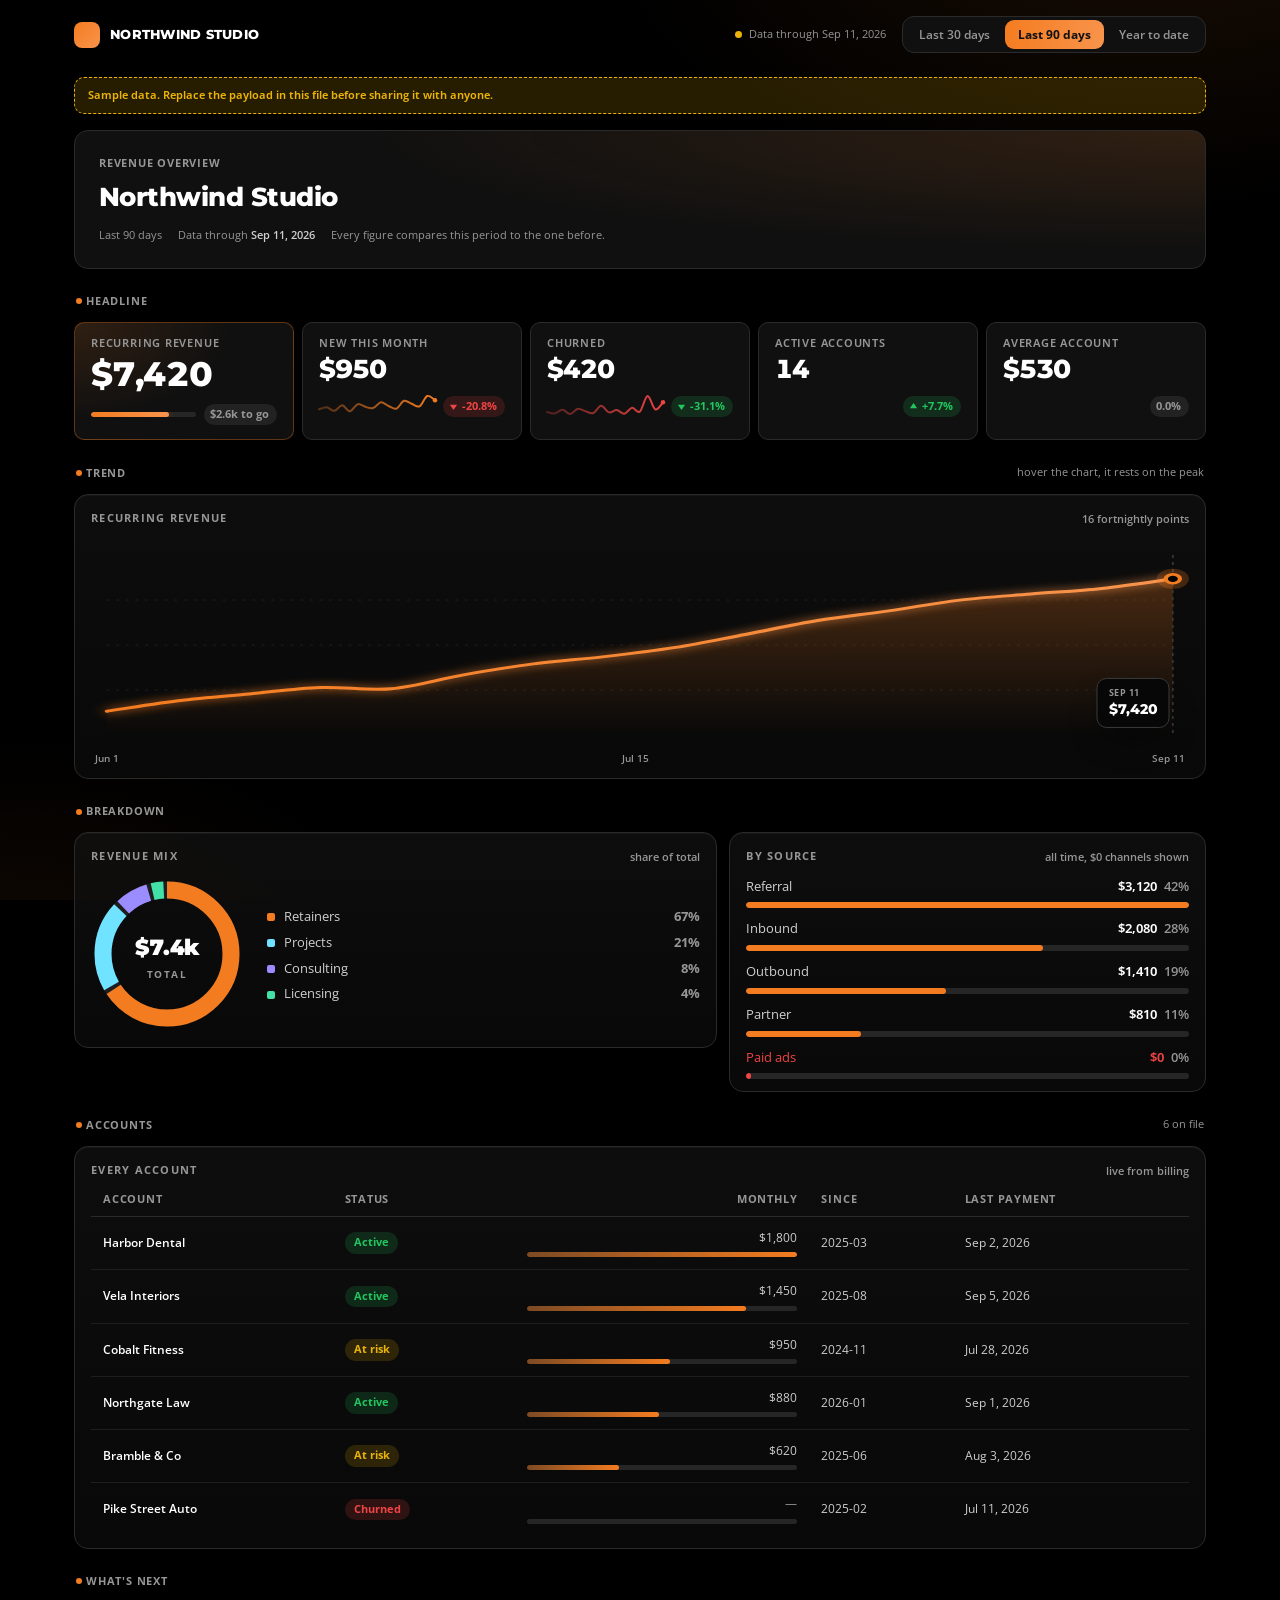
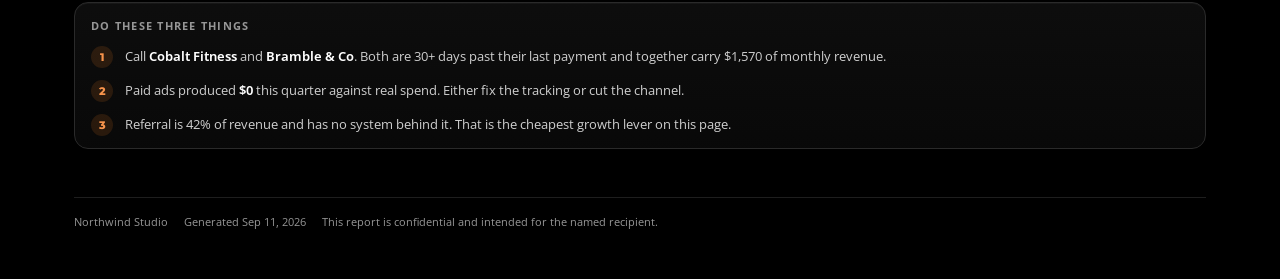
<file: skills/dashboard/templates/dashboard.html>
<!doctype html>
<html lang="en">
<head>
<meta charset="utf-8">
<meta name="viewport" content="width=device-width, initial-scale=1">
<title>Revenue Overview</title>
<!--
  STARTER DASHBOARD TEMPLATE
  Self contained. No build step, no dependencies. Open it with a double click.

  To make it yours:
    1. Replace the four --accent lines in :root. That is the whole rebrand.
    2. Replace the JSON in <script id="report-data">. Keep the shape.
    3. Delete the sections you do not need. Nothing is coupled.

  The sample payload below is SAMPLE DATA and is labelled as such on the page.
  Replace it before showing this to anyone. Never ship invented numbers.
-->
<link rel="preconnect" href="https://fonts.googleapis.com">
<link rel="preconnect" href="https://fonts.gstatic.com" crossorigin>
<link href="https://fonts.googleapis.com/css2?family=Montserrat:wght@600;700;800;900&family=Open+Sans:wght@400;500;600;700&display=swap" rel="stylesheet">
<style>
:root{
  color-scheme:dark;

  /* Surfaces: a ladder of elevation, not a palette. */
  --page:#000; --surface:#101010; --surface-2:#181818; --surface-3:#222;

  /* Ink: three levels. Do not invent a fourth. */
  --ink:#fff; --ink-2:#cfcfcf; --muted:#969696;

  --border:#2a2a2a; --border-2:#1e1e1e; --border-hi:#3a3a3a; --track:#262626;

  /* ONE accent. Change these four lines to rebrand the entire dashboard. */
  --accent:#F47C20;
  --accent-deep:#f8944c;
  --accent-soft:rgba(244,124,32,.14);
  --accent-line:rgba(244,124,32,.35);

  /* Status is its own system and never borrows the accent. */
  --good:#22c55e; --good-soft:rgba(34,197,94,.16);
  --bad:#ef4444;  --bad-soft:rgba(239,68,68,.16);
  --warn:#eab308; --warn-soft:rgba(234,179,8,.16);

  /* Fixed rem scale, ~1.25 ratio. Dashboards want predictable type, not fluid. */
  --t-xs:.75rem; --t-sm:.8125rem; --t-base:.9375rem; --t-md:1.0625rem;
  --t-lg:1.375rem; --t-xl:1.75rem; --t-2xl:2.25rem;

  /* 4pt spacing scale, semantic names. */
  --space-2xs:4px; --space-xs:8px; --space-sm:12px; --space-md:16px;
  --space-lg:24px; --space-xl:32px; --space-2xl:48px;

  --font-display:"Montserrat",ui-sans-serif,system-ui,sans-serif;
  --font-body:"Open Sans",ui-sans-serif,system-ui,-apple-system,sans-serif;
  --font-mono:ui-monospace,"SF Mono",Menlo,monospace;

  --radius:14px; --radius-sm:10px; --radius-lg:18px;
  --inset-hi:inset 0 1px 0 rgba(255,255,255,.04);
  --shadow-lift:0 20px 40px -24px rgba(0,0,0,.75);
}

*{box-sizing:border-box}
html,body{margin:0;padding:0;background:var(--page);color:var(--ink);
  font-family:var(--font-body);font-size:var(--t-base);line-height:1.5}

/* Ambient depth comes from the page, not from shadows on the cards.
   Two off-axis pools anchored OUTSIDE the viewport, fixed so they do not scroll. */
body{
  background-image:
    radial-gradient(72% 55% at 90% -10%, rgba(244,124,32,.10), transparent 60%),
    radial-gradient(55% 45% at 0% 108%, rgba(244,124,32,.07), transparent 58%);
  background-attachment:fixed;background-repeat:no-repeat;
}
h1,h2,h3{font-family:var(--font-display);margin:0}
a{color:inherit;text-decoration:none}

/* Numbers are data. Tabular always. No gradient hero text, ever. */
.num{font-variant-numeric:tabular-nums;font-feature-settings:"tnum" 1}

.page{max-width:1180px;margin:0 auto;padding:var(--space-md) var(--space-lg) var(--space-2xl)}

/* ---------- header ---------- */
.topbar{display:flex;align-items:center;justify-content:space-between;gap:var(--space-md);
  flex-wrap:wrap;margin-bottom:var(--space-lg)}
.brand{display:flex;align-items:center;gap:10px}
.brand .mark{width:26px;height:26px;border-radius:8px;
  background:linear-gradient(135deg,var(--accent),var(--accent-deep));flex:0 0 auto}
.brand .wm{font-family:var(--font-display);font-weight:800;font-size:13px;letter-spacing:.02em}

.stamp{display:flex;align-items:center;gap:7px;font-size:var(--t-xs);color:var(--muted)}
.stamp .d{width:7px;height:7px;border-radius:50%;background:var(--good);flex:0 0 auto;
  box-shadow:0 0 0 0 rgba(34,197,94,.5);animation:livepulse 2.4s infinite}
.stamp.stale .d{background:var(--warn);animation:none}
@keyframes livepulse{
  0%{box-shadow:0 0 0 0 rgba(34,197,94,.45)}
  70%{box-shadow:0 0 0 7px rgba(34,197,94,0)}
  100%{box-shadow:0 0 0 0 rgba(34,197,94,0)}
}

/* Segmented control. Active state is an accent fill with near-black text. */
.seg{display:flex;background:var(--surface);border:1px solid var(--border);
  border-radius:12px;padding:3px;gap:2px}
.seg button{border:0;background:none;color:var(--muted);font-family:var(--font-body);
  font-size:12px;font-weight:600;padding:6px 13px;border-radius:9px;cursor:pointer;transition:.15s}
.seg button:hover{color:var(--ink)}
.seg button.on{background:linear-gradient(100deg,var(--accent),var(--accent-deep));
  color:#111;font-weight:700}

.report-head{
  background:radial-gradient(130% 150% at 100% 0%, var(--accent-soft) 0%, transparent 58%), var(--surface);
  border:1px solid var(--border);border-radius:var(--radius);
  padding:var(--space-lg);margin-bottom:var(--space-lg)}
.rh-eyebrow{font-size:var(--t-xs);font-weight:700;letter-spacing:.07em;
  text-transform:uppercase;color:var(--muted)}
.rh-title{font-size:var(--t-xl);font-weight:800;letter-spacing:-.02em;margin-top:6px}
.rh-meta{display:flex;flex-wrap:wrap;gap:var(--space-md);margin-top:10px;
  font-size:var(--t-xs);color:var(--muted)}
.rh-meta b{color:var(--ink-2);font-weight:600}

/* A sample-data banner. Delete this along with the sample payload. */
.samplebar{display:flex;align-items:center;gap:8px;margin-bottom:var(--space-md);
  padding:9px 13px;border:1px dashed var(--warn);border-radius:var(--radius-sm);
  background:var(--warn-soft);color:var(--warn);font-size:var(--t-xs);font-weight:650}

/* ---------- card ---------- */
.card{
  background:linear-gradient(180deg,rgba(20,20,20,.66),rgba(13,13,13,.66));
  border:1px solid var(--border);border-radius:var(--radius);
  box-shadow:var(--inset-hi);
  transition:transform .2s cubic-bezier(.22,.61,.36,1),border-color .2s,box-shadow .2s;
  padding:var(--space-md) var(--space-md) var(--space-sm)}
/* Hover lift is opt in. Static cards do not move. */
.card.tact:hover{transform:translateY(-3px);border-color:var(--border-hi);
  box-shadow:var(--inset-hi),var(--shadow-lift),0 0 0 1px var(--accent-line)}

/* Card header. Left: tiny tracked label. Right: where the number came from. */
.ph{display:flex;align-items:center;justify-content:space-between;gap:8px;
  font-size:10.5px;letter-spacing:.12em;text-transform:uppercase;
  color:var(--muted);font-weight:700;margin-bottom:var(--space-sm)}
.ph .r{text-transform:none;letter-spacing:0;font-weight:600;font-size:11px}

/* ---------- section ---------- */
.section{margin-top:var(--space-lg);display:flex;flex-direction:column;gap:var(--space-sm)}
.section-head{display:flex;align-items:baseline;gap:10px;padding:0 2px}
.section-eyebrow{display:flex;align-items:center;gap:var(--space-2xs);
  font-size:var(--t-xs);font-weight:700;letter-spacing:.07em;
  text-transform:uppercase;color:var(--muted)}
.section-eyebrow::before{content:"";width:6px;height:6px;border-radius:50%;background:var(--accent)}
.section-note{margin-left:auto;font-size:11px;color:var(--muted)}

/* ---------- grids ---------- */
.stat-grid{display:grid;gap:var(--space-xs);grid-template-columns:repeat(auto-fit,minmax(168px,1fr))}
.split{display:grid;gap:var(--space-sm);grid-template-columns:1.35fr 1fr;align-items:start}
/* Grid children default to min-width:auto, so a wide table would blow out the
   track on phones. This one line is what keeps .table-scroll able to scroll. */
.split>*,.stat-grid>*{min-width:0}

/* ---------- KPI tile ---------- */
.tile{background:var(--surface);border:1px solid var(--border);border-radius:var(--radius-sm);
  padding:var(--space-sm) var(--space-md);display:flex;flex-direction:column;gap:var(--space-2xs);
  min-width:0;transition:transform .18s ease,border-color .18s ease}
.tile:hover{transform:translateY(-2px);border-color:var(--border-hi)}
/* Hero tile is a border tint and a bigger number. Never a solid accent fill. */
.tile.hero{border-color:var(--accent-line);
  background:radial-gradient(130% 150% at 0% 0%,var(--accent-soft),transparent 55%),var(--surface)}
.tile-label{font-size:var(--t-xs);font-weight:650;letter-spacing:.07em;
  text-transform:uppercase;color:var(--muted)}
.tile-value{font-family:var(--font-display);font-size:var(--t-xl);font-weight:800;
  letter-spacing:-.035em;line-height:1.05;font-variant-numeric:tabular-nums}
.tile.hero .tile-value{font-size:var(--t-2xl)}
.tile-foot{display:flex;align-items:center;justify-content:space-between;
  gap:8px;margin-top:6px;min-height:26px}
.spark{height:26px;flex:1;min-width:0}

.delta{display:inline-flex;align-items:center;gap:var(--space-2xs);
  font-size:var(--t-xs);font-weight:700;padding:2px 8px 2px 6px;border-radius:999px;
  width:fit-content;font-variant-numeric:tabular-nums;white-space:nowrap}
.delta svg{width:9px;height:9px}
.delta.good{color:var(--good);background:var(--good-soft)}
.delta.bad{color:var(--bad);background:var(--bad-soft)}
.delta.flat{color:var(--muted);background:var(--surface-3)}

.goalbar{height:5px;background:var(--track);border-radius:3px;overflow:hidden;flex:1}
.goalbar .fill{display:block;height:100%;border-radius:3px;
  background:linear-gradient(90deg,var(--accent),var(--accent-deep));
  box-shadow:0 0 10px var(--accent-line);
  width:0;animation:grow 1s cubic-bezier(.22,1,.36,1) forwards}
@keyframes grow{to{width:var(--w)}}

/* ---------- charts ---------- */
.chartwrap{position:relative}
.chartwrap svg{display:block;overflow:visible}
/* X labels live in HTML, never inside a preserveAspectRatio="none" SVG,
   or the date text stretches horizontally with the chart. */
.chart-x{display:flex;justify-content:space-between;margin-top:2px;padding:0 4px;
  font-size:10px;color:var(--muted);font-weight:600}
.tip{position:absolute;pointer-events:none;background:#070707;border:1px solid var(--border-hi);
  border-radius:10px;padding:7px 11px;line-height:1.45;white-space:nowrap;z-index:6;opacity:0;
  box-shadow:0 14px 34px -12px rgba(0,0,0,.85);transform:translate(-50%,-118%);transition:opacity .1s}
.tip .td{color:var(--muted);font-weight:700;font-size:9px;letter-spacing:.06em;text-transform:uppercase}
.tip .tv{font-family:var(--font-display);font-weight:800;font-size:14px}

.donut-wrap{display:flex;align-items:center;gap:var(--space-lg)}
.donut-center{position:relative;flex:0 0 auto}
.donut-center .mid{position:absolute;inset:0;display:grid;place-items:center;text-align:center}
.donut-center .cv{font-family:var(--font-display);font-size:22px;font-weight:900;letter-spacing:-.02em}
.donut-center .cl{font-size:10px;letter-spacing:.14em;text-transform:uppercase;
  color:var(--muted);font-weight:700;margin-top:3px}
/* Never set `stroke` here. A CSS declaration beats the inline stroke
   presentation attribute, which would repaint every segment one flat colour.
   Segment separation is handled by the 4 unit gap subtracted in donut(). */
.seg-arc{transition:opacity .15s ease;cursor:default}
.donut-wrap:hover .seg-arc{opacity:.45}
.donut-wrap .seg-arc:hover{opacity:1}
/* The key is a quiet reference, not a second data table. Name and share only. */
.legend{flex:1;min-width:0;display:flex;flex-direction:column;gap:7px}
.legend .row{display:grid;grid-template-columns:auto 1fr auto;align-items:center;
  gap:9px;font-size:12.5px;color:var(--ink-2)}
.legend .sw{width:8px;height:8px;border-radius:2px}
.legend .pc{color:var(--muted);font-weight:700;font-variant-numeric:tabular-nums}

.bars{display:flex;flex-direction:column;gap:var(--space-sm)}
.bar-row{display:grid;grid-template-columns:1fr auto;gap:6px 12px;align-items:center;font-size:12.5px}
.bar-name{color:var(--ink-2);overflow:hidden;text-overflow:ellipsis;white-space:nowrap}
.bar-val{font-weight:650;font-variant-numeric:tabular-nums}
.bar-val .pc{color:var(--muted);font-weight:600;margin-left:7px}
.bar-track{grid-column:1/-1;height:6px;border-radius:4px;background:var(--track);overflow:hidden}
/* display:block matters. .bar-fill is a span, and an inline box ignores height,
   which silently renders every one of these as an empty track. */
.bar-fill{display:block;height:100%;border-radius:4px;background:var(--accent);
  width:0;animation:grow 1s cubic-bezier(.22,1,.36,1) forwards}

/* ---------- table ---------- */
.table-scroll{overflow-x:auto;-webkit-overflow-scrolling:touch}
table.data{width:100%;border-collapse:collapse;font-size:var(--t-sm);min-width:520px}
table.data th{text-align:left;font-size:var(--t-xs);font-weight:700;letter-spacing:.07em;
  text-transform:uppercase;color:var(--muted);padding:0 var(--space-sm) var(--space-xs);
  border-bottom:1px solid var(--border);white-space:nowrap}
table.data td{padding:var(--space-sm);border-bottom:1px solid var(--border-2);
  color:var(--ink-2);vertical-align:middle;white-space:nowrap}
table.data tr:last-child td{border-bottom:none}
table.data .n{text-align:right;font-variant-numeric:tabular-nums}
table.data td.name{color:var(--ink);font-weight:600}
/* Left edge accent wash on hover, not a flat background fill. */
table.data tbody tr:hover td{background:linear-gradient(90deg,var(--accent-soft),transparent 76%)}

.barcell{display:flex;flex-direction:column;gap:5px;align-items:flex-end;min-width:120px}
.barcell .track{width:100%;height:5px;border-radius:3px;background:var(--track);overflow:hidden}
.barcell .fill{display:block;height:100%;border-radius:3px}

.chip{display:inline-block;font-size:10.5px;font-weight:700;padding:3px 9px;border-radius:999px}
.chip.good{color:var(--good);background:var(--good-soft)}
.chip.bad{color:var(--bad);background:var(--bad-soft)}
.chip.warn{color:var(--warn);background:var(--warn-soft)}
.chip.neutral{color:var(--muted);background:var(--surface-3)}

/* ---------- states ---------- */
/* Empty states are sentences that explain how the gap gets filled. Never "No data". */
.empty{color:var(--muted);font-size:13px;border:1px dashed var(--border);
  border-radius:var(--radius-sm);padding:22px;text-align:center;line-height:1.6}
.loading{color:var(--muted);font-size:12px;padding:48px 0;text-align:center}
.dash{color:var(--muted)}

/* ---------- what's next ---------- */
.next-list{display:flex;flex-direction:column;gap:var(--space-sm);counter-reset:n}
.next-item{display:grid;grid-template-columns:auto 1fr;gap:var(--space-sm);align-items:start}
.next-num{width:22px;height:22px;border-radius:50%;display:grid;place-items:center;
  background:var(--accent-soft);color:var(--accent-deep);
  font-size:11px;font-weight:800;font-family:var(--font-display)}
.next-item .txt{font-size:13px;color:var(--ink-2);line-height:1.55}
.next-item .txt b{color:var(--ink);font-weight:650}

.foot{margin-top:var(--space-2xl);padding-top:var(--space-md);border-top:1px solid var(--border-2);
  display:flex;flex-wrap:wrap;gap:var(--space-md);font-size:var(--t-xs);color:var(--muted)}

/* ---------- motion ---------- */
.reveal{opacity:0;transform:translateY(10px);animation:rise .55s cubic-bezier(.22,.61,.36,1) forwards}
@keyframes rise{to{opacity:1;transform:none}}
.d1{animation-delay:.04s}.d2{animation-delay:.10s}.d3{animation-delay:.16s}
.d4{animation-delay:.22s}.d5{animation-delay:.28s}

/* ---------- responsive ---------- */
@media(max-width:860px){ .split{grid-template-columns:1fr} .donut-wrap{flex-direction:column} }
@media(max-width:720px){
  .page{padding:var(--space-sm) var(--space-sm) var(--space-xl)}
  /* Two compact columns beat one endless stack of full width tiles. */
  .stat-grid{grid-template-columns:repeat(2,minmax(0,1fr))}
  .tile-value{font-size:var(--t-lg)}
  .tile.hero .tile-value{font-size:var(--t-xl)}
}
@media(max-width:600px){
  /* Rows become cards. data-label on every td carries the header across. */
  table.data{min-width:0}
  table.data thead{display:none}
  table.data,table.data tbody,table.data tr,table.data td{display:block}
  table.data tr{border:1px solid var(--border-2);border-radius:12px;
    padding:10px 14px;margin-bottom:10px;background:var(--surface)}
  table.data td{display:flex;align-items:center;justify-content:space-between;
    gap:12px;padding:7px 0;border-bottom:1px solid var(--border-2);text-align:right;white-space:normal}
  table.data tr td:last-child{border-bottom:0}
  table.data td::before{content:attr(data-label);flex:0 0 auto;
    font-size:10.5px;font-weight:700;text-transform:uppercase;letter-spacing:.05em;color:var(--muted)}
  .barcell{min-width:0}
  .barcell .track{display:none}
}

@media(prefers-reduced-motion:reduce){
  *,*::before,*::after{
    animation-duration:.01ms!important;animation-iteration-count:1!important;
    transition-duration:.01ms!important}
  .reveal{opacity:1;transform:none}
  .bar-fill,.goalbar .fill{width:var(--w)}
}
@media print{
  body{background:#fff}
  .seg,.samplebar{display:none}
  .card,.tile{box-shadow:none;break-inside:avoid}
}
</style>
</head>
<body>

<!-- The build step replaces the contents of this tag with the real payload.
     Money is integer cents. Labels live in the data, not the template. -->
<script id="report-data" type="application/json">
{
  "__sample__": true,
  "title": "Revenue Overview",
  "subject": "Northwind Studio",
  "generated_at": "2026-09-12T06:00:00Z",
  "ref_date": "2026-09-11",
  "goal_cents": 1000000,
  "window_labels": { "30d": "Last 30 days", "90d": "Last 90 days", "ytd": "Year to date" },
  "active_window": "90d",
  "kpis": [
    { "key": "mrr",      "label": "Recurring revenue", "value_cents": 742000, "prior_cents": 689000, "dir": "up",   "hero": true, "goal_cents": 1000000, "series_key": "mrr" },
    { "key": "new",      "label": "New this month",    "value_cents": 95000,  "prior_cents": 120000, "dir": "up",   "series_key": "new" },
    { "key": "churn",    "label": "Churned",           "value_cents": 42000,  "prior_cents": 61000,  "dir": "down", "series_key": "churn" },
    { "key": "accounts", "label": "Active accounts",   "value": 14,           "prior": 13,           "dir": "up" },
    { "key": "avg",      "label": "Average account",   "value_cents": 53000,  "prior_cents": 53000,  "dir": "up" }
  ],
  "series": {
    "mrr":   [4120,4380,4550,4710,4680,5020,5300,5480,5710,6040,6380,6620,6890,7040,7180,7420],
    "new":   [400,520,310,640,280,710,550,480,820,600,440,910,730,580,1200,950],
    "churn": [120,80,190,60,220,140,90,310,110,180,70,250,130,610,200,420]
  },
  "series_labels": ["Jun 1","Jun 15","Jul 1","Jul 15","Aug 1","Aug 15","Sep 1","Sep 11"],
  "mix": [
    { "label": "Retainers",  "value_cents": 494000, "color": "#F47C20" },
    { "label": "Projects",   "value_cents": 158000, "color": "#6fe3ff" },
    { "label": "Consulting", "value_cents": 62000,  "color": "#9b8cff" },
    { "label": "Licensing",  "value_cents": 28000,  "color": "#43e0a8" }
  ],
  "channels": [
    { "label": "Referral",   "value_cents": 312000 },
    { "label": "Inbound",    "value_cents": 208000 },
    { "label": "Outbound",   "value_cents": 141000 },
    { "label": "Partner",    "value_cents": 81000 },
    { "label": "Paid ads",   "value_cents": 0 }
  ],
  "accounts": [
    { "name": "Harbor Dental",     "status": "Active",   "mrr_cents": 180000, "since": "2025-03", "last_paid": "2026-09-02" },
    { "name": "Vela Interiors",    "status": "Active",   "mrr_cents": 145000, "since": "2025-08", "last_paid": "2026-09-05" },
    { "name": "Cobalt Fitness",    "status": "At risk",  "mrr_cents": 95000,  "since": "2024-11", "last_paid": "2026-07-28" },
    { "name": "Northgate Law",     "status": "Active",   "mrr_cents": 88000,  "since": "2026-01", "last_paid": "2026-09-01" },
    { "name": "Bramble & Co",      "status": "At risk",  "mrr_cents": 62000,  "since": "2025-06", "last_paid": "2026-08-03" },
    { "name": "Pike Street Auto",  "status": "Churned",  "mrr_cents": 0,      "since": "2025-02", "last_paid": "2026-07-11" }
  ],
  "next": [
    "Call <b>Cobalt Fitness</b> and <b>Bramble & Co</b>. Both are 30+ days past their last payment and together carry $1,570 of monthly revenue.",
    "Paid ads produced <b>$0</b> this quarter against real spend. Either fix the tracking or cut the channel.",
    "Referral is 42% of revenue and has no system behind it. That is the cheapest growth lever on this page."
  ],
  "notes": { "source": "sample payload, replace before sharing" }
}
</script>

<div class="page">
  <div class="topbar">
    <div class="brand"><span class="mark"></span><span class="wm" id="brandName">YOUR BRAND</span></div>
    <div style="display:flex;align-items:center;gap:var(--space-md);flex-wrap:wrap">
      <span class="stamp" id="stamp"><span class="d"></span><span id="stampText">Live</span></span>
      <div class="seg" id="windowPills"></div>
    </div>
  </div>

  <div id="sampleBar"></div>
  <div class="report-head reveal" id="reportHead"></div>
  <main id="report"><div class="loading">reading the numbers</div></main>
  <footer class="foot" id="foot"></footer>
</div>

<script>
(function(){
"use strict";

/* ------------------------------------------------------------------ data */
var DATA = null;
try { DATA = JSON.parse(document.getElementById("report-data").textContent.trim()); } catch(e){ DATA = null; }

if (!DATA) {
  document.getElementById("report").innerHTML =
    '<div class="empty">The report payload could not be read. Re-run the build step to regenerate this file.</div>';
  return;
}

/* --------------------------------------------------------------- format */
/* Two formatters on purpose. Exact in headlines and tables, short on axes. */
var usd      = function(c){ return "$" + Math.round((c||0)/100).toLocaleString("en-US"); };
var usdShort = function(c){
  var v = (c||0)/100, a = Math.abs(v), s = v < 0 ? "-" : "";
  return a >= 1e6 ? s+"$"+(a/1e6).toFixed(1).replace(/\.0$/,"")+"M"
       : a >= 1e3 ? s+"$"+(a/1e3).toFixed(1).replace(/\.0$/,"")+"k"
       : s+"$"+Math.round(a);
};
var num = function(n){ return n == null ? '<span class="dash">&mdash;</span>' : Number(n).toLocaleString("en-US"); };
var esc = function(s){ return String(s == null ? "" : s).replace(/[&<>"]/g, function(c){
  return {"&":"&amp;","<":"&lt;",">":"&gt;",'"':"&quot;"}[c]; }); };
var prettyDate = function(iso){
  if (!iso) return "";
  var d = new Date(iso + (iso.length === 10 ? "T00:00:00Z" : ""));
  return isNaN(d) ? iso : d.toLocaleDateString("en-US",{month:"short",day:"numeric",year:"numeric",timeZone:"UTC"});
};

/* A block is only rendered when it actually has content. Never a fabricated
   empty table, never a silently dropped section. */
function valid(b){ return b && (Array.isArray(b) ? b.length > 0 : Object.keys(b).length > 0); }

/* ---------------------------------------------------------------- delta */
var UP   = '<svg viewBox="0 0 10 10" fill="currentColor"><path d="M5 1l4 6H1z"/></svg>';
var DOWN = '<svg viewBox="0 0 10 10" fill="currentColor"><path d="M5 9L1 3h8z"/></svg>';

/* dir: "up" = higher is better, "down" = lower is better, "neutral" = no judgement.
   Colour follows whether the change is GOOD, never whether it is positive. */
function delta(cur, prior, dir){
  if (cur == null || prior == null) return "";
  dir = dir || "up";
  if (prior === 0) return cur === 0
    ? '<span class="delta flat">No change</span>'
    : '<span class="delta flat">New</span>';
  var pct = (cur - prior) / Math.abs(prior) * 100;
  var r = Math.round(pct * 10) / 10;
  if (r === 0) return '<span class="delta flat">0.0%</span>';
  var improved = dir === "up" ? cur > prior : cur < prior;
  var cls = dir === "neutral" ? "flat" : (improved ? "good" : "bad");
  return '<span class="delta ' + cls + '">' + (cur > prior ? UP : DOWN)
       + (r > 0 ? "+" : "") + r.toFixed(1) + '%</span>';
}

/* --------------------------------------------------------------- spline */
/* Catmull-Rom through the points. Straight polylines look like a school project. */
function spline(p){
  if (p.length < 2) return p.length ? ("M" + p[0][0] + "," + p[0][1]) : "";
  var d = "M" + p[0][0].toFixed(1) + "," + p[0][1].toFixed(1);
  for (var i = 0; i < p.length - 1; i++){
    var a = p[i-1] || p[i], b = p[i], c = p[i+1], e = p[i+2] || c;
    d += "C" + (b[0]+(c[0]-a[0])/6).toFixed(1) + "," + (b[1]+(c[1]-a[1])/6).toFixed(1)
       + " " + (c[0]-(e[0]-b[0])/6).toFixed(1) + "," + (c[1]-(e[1]-b[1])/6).toFixed(1)
       + " " + c[0].toFixed(1) + "," + c[1].toFixed(1);
  }
  return d;
}

/* ------------------------------------------------------------ sparkline */
function spark(series, color){
  /* An empty placeholder of the same size, so tile footers stay aligned. */
  if (!series || series.length < 2) return '<span class="spark"></span>';
  var w = 120, h = 26;
  var max = Math.max.apply(null, series.concat([1]));
  var min = Math.min.apply(null, series.concat([0]));
  var X = function(i){ return i/(series.length-1)*w; };
  var Y = function(v){ return h - 3 - ((v-min)/((max-min)||1))*(h-6); };
  var pts = series.map(function(v,i){ return [X(i), Y(v)]; });
  var last = pts[pts.length-1];
  /* Unique gradient id per instance, or every spark inherits the first one's defs. */
  var gid = "sp" + Math.random().toString(36).slice(2,7);
  return '<svg class="spark" viewBox="0 0 '+w+' '+h+'" preserveAspectRatio="none" style="overflow:visible">'
    + '<defs><linearGradient id="'+gid+'" x1="0" x2="1">'
    + '<stop offset="0" stop-color="'+color+'" stop-opacity=".3"/>'
    + '<stop offset="1" stop-color="'+color+'"/></linearGradient></defs>'
    + '<path d="'+spline(pts)+'" fill="none" stroke="url(#'+gid+')" stroke-width="2" stroke-linecap="round"/>'
    + '<circle cx="'+last[0].toFixed(1)+'" cy="'+last[1].toFixed(1)+'" r="2.3" fill="'+color+'"/></svg>';
}

/* ----------------------------------------------------------- hero chart */
/* An area chart earns its place here because the question is direction over
   time on a single measure. The sparklines above answer "which way", this
   answers "how, and when did it turn". */
var HERO = null;
function heroChart(series, labels, id){
  if (!series || series.length < 2) return '<div class="loading">not enough history for a trend</div>';
  var w = 680, h = 210, pl = 10, pr = 10, pt = 16, pb = 14;
  var iw = w - pl - pr, ih = h - pt - pb;
  var max = Math.max.apply(null, series), min = Math.min.apply(null, series);
  /* Pad the range so the line is a trajectory, not a flat ribbon at the top. */
  var pad = (max - min) * 0.18 || 1; max += pad; min = Math.max(0, min - pad);
  var X = function(i){ return pl + i/(series.length-1)*iw; };
  var Y = function(v){ return pt + ih - ((v-min)/((max-min)||1))*ih; };
  var pts  = series.map(function(v,i){ return [X(i), Y(v)]; });
  var line = spline(pts);
  var area = line + " L" + X(series.length-1).toFixed(1) + "," + (pt+ih) + " L" + X(0).toFixed(1) + "," + (pt+ih) + " Z";

  /* Dotted gridlines, not dashed. A 1 5 dasharray with a round cap renders as
     a dot rail that sits behind the data instead of competing with it. */
  var grid = [0.25,0.5,0.75].map(function(f){
    var y = (pt + ih*f).toFixed(1);
    return '<line x1="'+pl+'" x2="'+(w-pr)+'" y1="'+y+'" y2="'+y+'" stroke="var(--border-2)" stroke-width="1" stroke-dasharray="1 5" stroke-linecap="round"/>';
  }).join("");

  HERO = { xs: pts.map(function(p){return p[0];}), ys: pts.map(function(p){return p[1];}),
           vals: series, labels: labels, w: w, h: h, pt: pt, ih: ih, id: id };

  var li = [0, Math.floor((labels.length-1)/2), labels.length-1];
  var xlabs = '<div class="chart-x"><span>'+esc(labels[li[0]])+'</span><span>'
            + esc(labels[li[1]])+'</span><span>'+esc(labels[li[2]])+'</span></div>';

  return '<div class="chartwrap" id="'+id+'">'
    + '<svg viewBox="0 0 '+w+' '+h+'" width="100%" height="'+h+'" preserveAspectRatio="none">'
    + '<defs>'
    +   '<linearGradient id="hl" x1="0" x2="1"><stop offset="0" stop-color="var(--accent)"/><stop offset="1" stop-color="var(--accent-deep)"/></linearGradient>'
    +   '<linearGradient id="ha" x1="0" x2="0" y1="0" y2="1"><stop offset="0" stop-color="var(--accent)" stop-opacity=".26"/><stop offset="1" stop-color="var(--accent)" stop-opacity="0"/></linearGradient>'
    +   '<filter id="hg" x="-20%" y="-60%" width="140%" height="220%"><feGaussianBlur stdDeviation="4.5" result="b"/><feMerge><feMergeNode in="b"/><feMergeNode in="SourceGraphic"/></feMerge></filter>'
    + '</defs>'
    + grid
    + '<path d="'+area+'" fill="url(#ha)"/>'
    + '<path d="'+line+'" fill="none" stroke="url(#hl)" stroke-width="3" stroke-linecap="round" filter="url(#hg)"/>'
    + '<line class="cross" x1="0" x2="0" y1="'+pt+'" y2="'+(pt+ih)+'" stroke="var(--border-hi)" stroke-dasharray="3 4" opacity="0"/>'
    + '<circle class="halo" r="10" fill="var(--accent)" opacity="0"/>'
    + '<circle class="dot" r="4.4" fill="var(--page)" stroke="var(--accent)" stroke-width="2.6" opacity="0"/>'
    + '</svg>' + xlabs + '<div class="tip"></div></div>';
}

function wireHero(){
  if (!HERO) return;
  var wrap = document.getElementById(HERO.id); if (!wrap) return;
  var svg = wrap.querySelector("svg"), tip = wrap.querySelector(".tip");
  var dot = wrap.querySelector(".dot"), halo = wrap.querySelector(".halo"), cross = wrap.querySelector(".cross");

  function show(i){
    var r = wrap.getBoundingClientRect();
    dot.setAttribute("cx", HERO.xs[i]);  dot.setAttribute("cy", HERO.ys[i]);  dot.setAttribute("opacity","1");
    halo.setAttribute("cx", HERO.xs[i]); halo.setAttribute("cy", HERO.ys[i]); halo.setAttribute("opacity",".22");
    cross.setAttribute("x1", HERO.xs[i]); cross.setAttribute("x2", HERO.xs[i]); cross.setAttribute("opacity","1");
    var px = (HERO.xs[i]/HERO.w)*r.width, py = (HERO.ys[i]/HERO.h)*r.height;
    var lab = HERO.labels[Math.round(i/(HERO.vals.length-1)*(HERO.labels.length-1))] || "";
    tip.innerHTML = '<div class="td">'+esc(lab)+'</div><div class="tv">'+usd(HERO.vals[i]*100)+'</div>';
    tip.style.left = Math.min(r.width-56, Math.max(56, px)) + "px";
    /* Flip below the point when the tooltip would clip the top edge. */
    tip.style.top = (py < 58 ? py + 92 : py) + "px";
    tip.style.transform = py < 58 ? "translate(-50%,8%)" : "translate(-50%,-118%)";
    tip.style.opacity = "1";
  }

  /* Rest on the peak instead of hiding, so the chart always shows a labelled value. */
  var peak = 0;
  for (var i = 1; i < HERO.vals.length; i++) if (HERO.vals[i] > HERO.vals[peak]) peak = i;
  show(peak);

  svg.addEventListener("mousemove", function(e){
    var r = wrap.getBoundingClientRect();
    var frac = Math.min(1, Math.max(0, (e.clientX - r.left)/r.width));
    show(Math.min(HERO.vals.length-1, Math.max(0, Math.round(frac*(HERO.vals.length-1)))));
  });
  svg.addEventListener("mouseleave", function(){ show(peak); });
}

/* ---------------------------------------------------------------- donut */
/* A donut earns its place here because the question is composition across few
   categories, and the hole carries the total. The bars beside it stay: the
   donut answers share, the bars answer magnitude, neither is good at both. */
function donut(parts, centerLabel){
  parts = (parts||[]).filter(function(p){ return p.value_cents > 0; });
  if (!parts.length) return '<div class="empty">No revenue recorded in this window yet.</div>';
  var tot = parts.reduce(function(a,p){ return a + p.value_cents; }, 0) || 1;
  var R = 64, C = 2*Math.PI*R, acc = 0;
  var segs = parts.map(function(p){
    var f = p.value_cents/tot, gap = parts.length > 1 ? 4 : 0;
    var s = '<circle class="seg-arc" r="'+R+'" cx="76" cy="76" fill="none" stroke="'+p.color+'" stroke-width="17" '
      + 'stroke-dasharray="'+Math.max(2, f*C - gap).toFixed(1)+' '+C+'" '
      + 'stroke-dashoffset="'+(-acc*C).toFixed(1)+'" transform="rotate(-90 76 76)"><title>'
      + esc(p.label)+': '+usd(p.value_cents)+' ('+Math.round(f*100)+'%)</title></circle>';
    acc += f; return s;
  }).join("");

  var legend = parts.map(function(p){
    return '<div class="row"><span class="sw" style="background:'+p.color+'"></span>'
      + '<span>'+esc(p.label)+'</span><span class="pc num">'+Math.round(p.value_cents/tot*100)+'%</span></div>';
  }).join("");

  return '<div class="donut-wrap"><div class="donut-center">'
    + '<svg width="152" height="152" viewBox="0 0 152 152">'
    + '<circle r="'+R+'" cx="76" cy="76" fill="none" stroke="var(--border-2)" stroke-width="17"/>'
    + segs + '</svg>'
    + '<div class="mid"><div><div class="cv num">'+usdShort(tot)+'</div><div class="cl">'+esc(centerLabel)+'</div></div></div>'
    + '</div><div class="legend">'+legend+'</div></div>';
}

/* ------------------------------------------------------------ bar list */
function barList(rows){
  if (!valid(rows)) return '<div class="empty">Nothing attributed yet. Tag revenue by source and this fills in automatically.</div>';
  var tot = rows.reduce(function(a,r){ return a + r.value_cents; }, 0) || 1;
  var mx  = Math.max.apply(null, rows.map(function(r){ return r.value_cents; }).concat([1]));
  return '<div class="bars">' + rows.map(function(r){
    /* Bar width scales to the max, the printed percentage is share of total.
       Two denominators on purpose: magnitude, then contribution. */
    var isZero = r.value_cents === 0;
    return '<div class="bar-row">'
      + '<span class="bar-name"'+(isZero?' style="color:var(--bad)"':'')+'>'+esc(r.label)+'</span>'
      + '<span class="bar-val num"'+(isZero?' style="color:var(--bad)"':'')+'>'+usd(r.value_cents)
      +   '<span class="pc">'+Math.round(r.value_cents/tot*100)+'%</span></span>'
      + '<span class="bar-track"><span class="bar-fill" style="--w:'+Math.max(1,(r.value_cents/mx*100)).toFixed(0)+'%'
      +   (isZero?';background:var(--bad)':'')+'"></span></span></div>';
  }).join("") + '</div>';
}

/* ---------------------------------------------------------------- table */
function accountsTable(rows){
  if (!valid(rows)) return '<div class="empty">No accounts on file. Connect your billing source and they land here.</div>';
  var mx = Math.max.apply(null, rows.map(function(r){ return r.mrr_cents; }).concat([1]));
  function chip(s){
    var k = String(s||"").toLowerCase();
    var cls = k === "active" ? "good" : k === "at risk" ? "warn" : k === "churned" ? "bad" : "neutral";
    return '<span class="chip '+cls+'">'+esc(s)+'</span>';
  }
  return '<div class="table-scroll"><table class="data"><thead><tr>'
    + '<th>Account</th><th>Status</th><th class="n">Monthly</th><th>Since</th><th>Last payment</th>'
    + '</tr></thead><tbody>'
    + rows.map(function(r){
        /* color-mix, not hex+alpha concatenation: `var(--accent)66` is not a colour. */
        var col = r.status === "Churned" ? "var(--bad)" : "var(--accent)";
        var colSoft = "color-mix(in srgb, " + col + " 42%, transparent)";
        return '<tr>'
        + '<td class="name" data-label="Account">'+esc(r.name)+'</td>'
        + '<td data-label="Status">'+chip(r.status)+'</td>'
        + '<td class="n" data-label="Monthly"><div class="barcell"><span class="num">'
        +   (r.mrr_cents ? usd(r.mrr_cents) : '<span class="dash">&mdash;</span>')+'</span>'
        +   '<span class="track"><span class="fill" style="width:'+(r.mrr_cents/mx*100).toFixed(0)+'%;'
        +   'background:linear-gradient(90deg,'+colSoft+','+col+')"></span></span></div></td>'
        + '<td data-label="Since">'+esc(r.since || "")+'</td>'
        + '<td data-label="Last payment">'+esc(prettyDate(r.last_paid))+'</td>'
        + '</tr>';
      }).join("")
    + '</tbody></table></div>';
}

/* ----------------------------------------------------------------- shell */
function section(eyebrow, title, note, body, delayCls){
  return '<section class="section reveal '+(delayCls||"")+'">'
    + '<div class="section-head"><span class="section-eyebrow">'+esc(eyebrow)+'</span>'
    + (note ? '<span class="section-note">'+esc(note)+'</span>' : '')
    + '</div>' + body + '</section>';
}
function card(header, right, body, tact){
  return '<div class="card'+(tact?" tact":"")+'">'
    + '<div class="ph"><span>'+esc(header)+'</span>'+(right?'<span class="r">'+esc(right)+'</span>':'')+'</div>'
    + body + '</div>';
}

/* ------------------------------------------------------------------ tile */
function tile(k){
  var isMoney = k.value_cents != null;
  var cur   = isMoney ? k.value_cents : k.value;
  var prior = isMoney ? k.prior_cents : k.prior;
  var val   = isMoney ? usd(cur) : num(cur);
  var series = k.series_key && DATA.series ? DATA.series[k.series_key] : null;
  var sparkColor = k.dir === "down" ? "var(--bad)" : "var(--accent)";

  var foot;
  if (k.goal_cents) {
    var pct = Math.min(100, cur / k.goal_cents * 100);
    foot = '<span class="goalbar"><span class="fill" style="--w:'+pct.toFixed(0)+'%"></span></span>'
         + '<span class="delta flat">'+usdShort(k.goal_cents - cur)+' to go</span>';
  } else {
    foot = spark(series, sparkColor) + delta(cur, prior, k.dir);
  }

  return '<div class="tile'+(k.hero?" hero":"")+'">'
    + '<div class="tile-label">'+esc(k.label)+'</div>'
    + '<div class="tile-value num" data-cu>'+val+'</div>'
    + '<div class="tile-foot">'+foot+'</div></div>';
}

/* ----------------------------------------------------------- count up */
function countUp(){
  if (window.matchMedia && window.matchMedia("(prefers-reduced-motion: reduce)").matches) return;
  document.querySelectorAll("[data-cu]").forEach(function(el){
    var txt = el.textContent;
    var m = txt.match(/^([^0-9-]*)(-?[\d,]+(?:\.\d+)?)(.*)$/);
    if (!m) return;
    var pre = m[1], suf = m[3], target = parseFloat(m[2].replace(/,/g,""));
    var dec = (m[2].split(".")[1] || "").length;
    var t0 = performance.now(), dur = 650;
    (function step(t){
      var p = Math.min(1, (t - t0)/dur), e = 1 - Math.pow(1-p, 3);
      el.textContent = pre + (target*e).toLocaleString("en-US",
        { minimumFractionDigits: dec, maximumFractionDigits: dec }) + suf;
      /* Snap back to the exact formatted string so no rounding drift survives. */
      if (p < 1) requestAnimationFrame(step); else el.textContent = txt;
    })(performance.now());
  });
}

/* ---------------------------------------------------------------- render */
function render(){
  document.title = DATA.title || "Dashboard";
  document.getElementById("brandName").textContent = (DATA.subject || "Dashboard").toUpperCase();

  if (DATA.__sample__) {
    document.getElementById("sampleBar").innerHTML =
      '<div class="samplebar">Sample data. Replace the payload in this file before sharing it with anyone.</div>';
  }

  /* The freshness stamp changes state rather than lying. */
  var age = DATA.generated_at ? (Date.now() - Date.parse(DATA.generated_at)) / 36e5 : null;
  var stale = age == null || age > 36;
  document.getElementById("stamp").className = "stamp" + (stale ? " stale" : "");
  document.getElementById("stampText").textContent = stale
    ? "Data through " + prettyDate(DATA.ref_date)
    : "Updated " + prettyDate(DATA.ref_date);

  if (valid(DATA.window_labels)) {
    document.getElementById("windowPills").innerHTML = Object.keys(DATA.window_labels).map(function(k){
      return '<button data-w="'+esc(k)+'" class="'+(k === DATA.active_window ? "on" : "")+'">'
           + esc(DATA.window_labels[k]) + '</button>';
    }).join("");
  }

  document.getElementById("reportHead").innerHTML =
      '<div class="rh-eyebrow">'+esc(DATA.title || "Report")+'</div>'
    + '<h1 class="rh-title">'+esc(DATA.subject || "")+'</h1>'
    + '<div class="rh-meta">'
    +   '<span>'+esc((DATA.window_labels||{})[DATA.active_window] || "")+'</span>'
    +   '<span>Data through <b>'+esc(prettyDate(DATA.ref_date))+'</b></span>'
    +   '<span>Every figure compares this period to the one before.</span>'
    + '</div>';

  var html = "";

  html += section("Headline", "", "", '<div class="stat-grid">'
        + (DATA.kpis||[]).map(tile).join("") + '</div>', "d1");

  html += section("Trend", "", "hover the chart, it rests on the peak",
        card("Recurring revenue", "16 fortnightly points",
             heroChart(DATA.series && DATA.series.mrr, DATA.series_labels, "hero"), true), "d2");

  html += section("Breakdown", "", "",
        '<div class="split">'
      + card("Revenue mix", "share of total", donut(DATA.mix, "total"), true)
      + card("By source", "all time, $0 channels shown", barList(DATA.channels), true)
      + '</div>', "d3");

  html += section("Accounts", "", (DATA.accounts||[]).length + " on file",
        card("Every account", "live from billing", accountsTable(DATA.accounts), false), "d4");

  if (valid(DATA.next)) {
    html += section("What's next", "", "",
      card("Do these three things", "", '<div class="next-list">'
        + DATA.next.map(function(t,i){
            /* Trusted authored copy, so limited inline HTML is allowed here. */
            return '<div class="next-item"><span class="next-num">'+(i+1)+'</span><span class="txt">'+t+'</span></div>';
          }).join("")
        + '</div>', false), "d5");
  }

  document.getElementById("report").innerHTML = html;

  document.getElementById("foot").innerHTML =
      '<span>'+esc(DATA.subject || "")+'</span>'
    + '<span>Generated '+esc(prettyDate(DATA.ref_date))+'</span>'
    + '<span>This report is confidential and intended for the named recipient.</span>';

  wireHero();
  countUp();

  /* The pills are wired but inert in the template: a real build either
     ships every window in the payload and re-renders, or fetches on click. */
  document.querySelectorAll("#windowPills button").forEach(function(b){
    b.onclick = function(){
      document.querySelectorAll("#windowPills button").forEach(function(x){ x.classList.remove("on"); });
      b.classList.add("on");
      DATA.active_window = b.dataset.w;
    };
  });
}

render();
})();
</script>
</body>
</html>
</file>
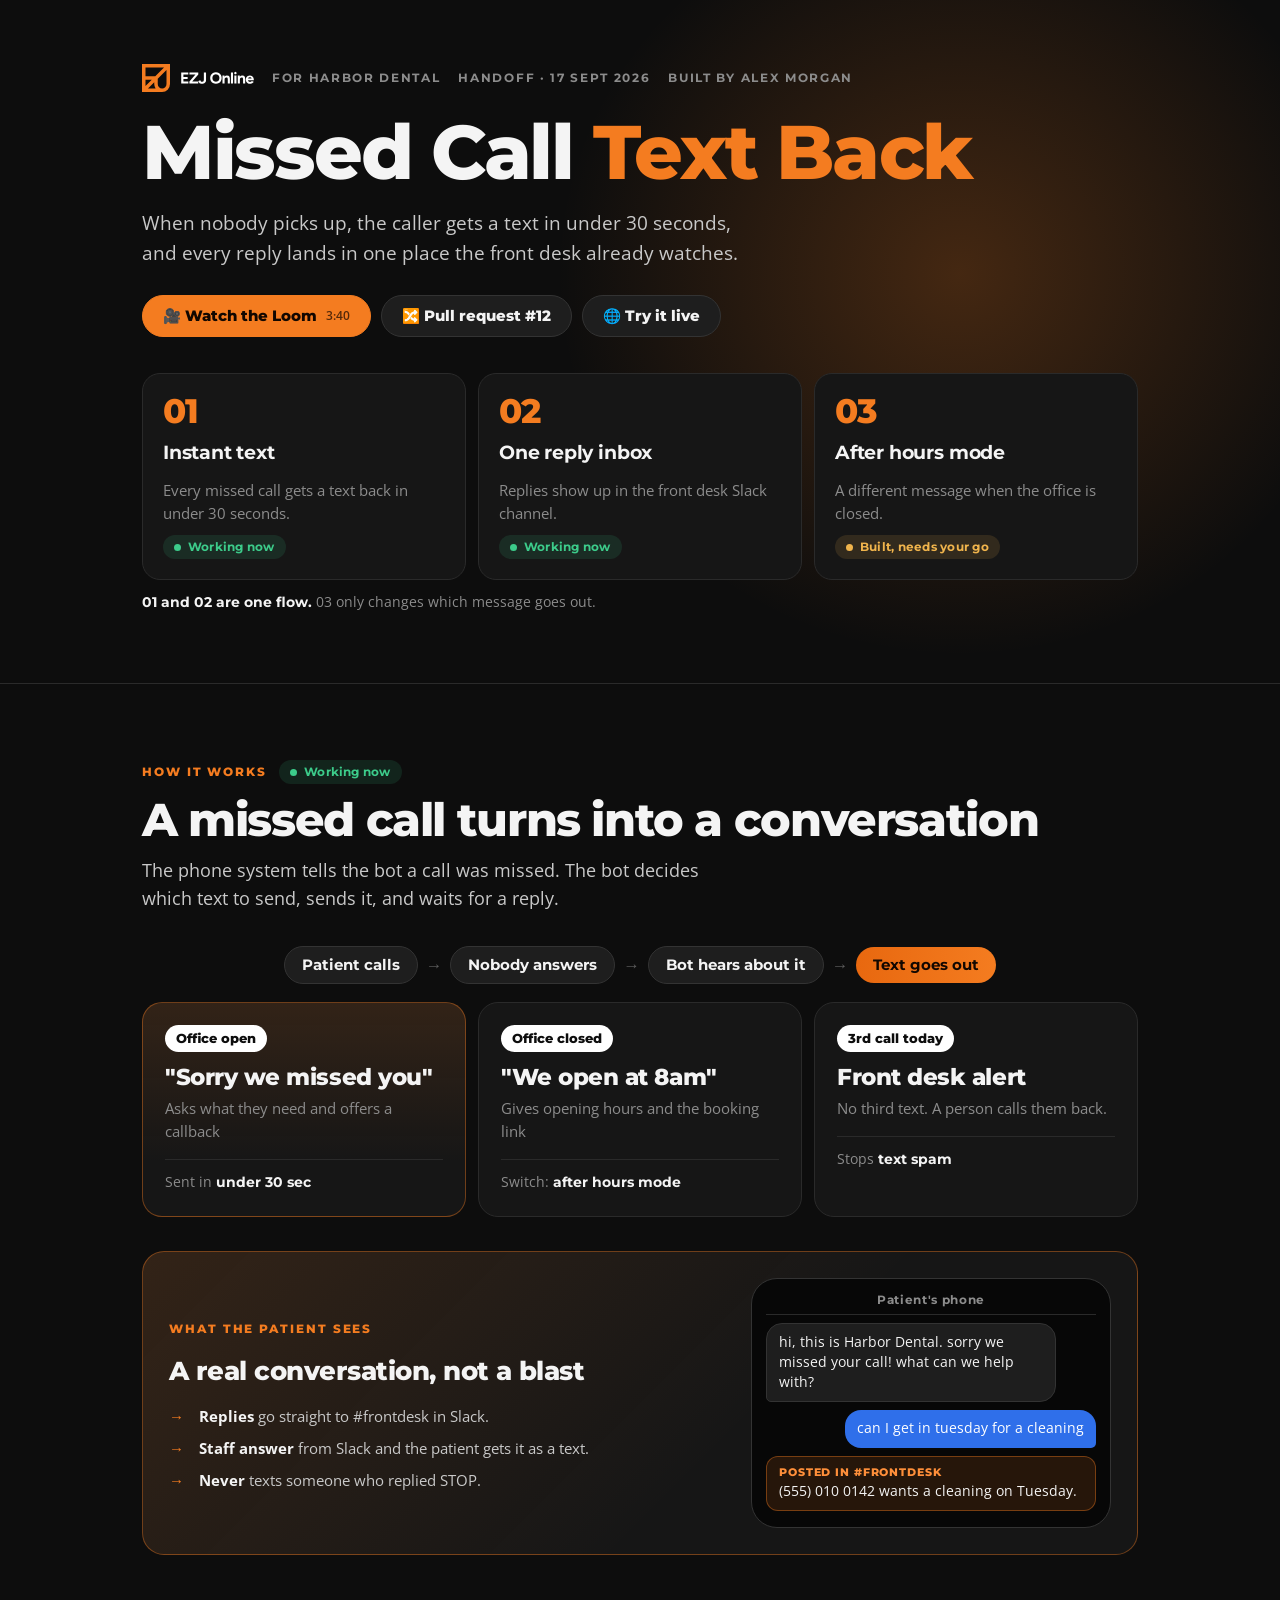
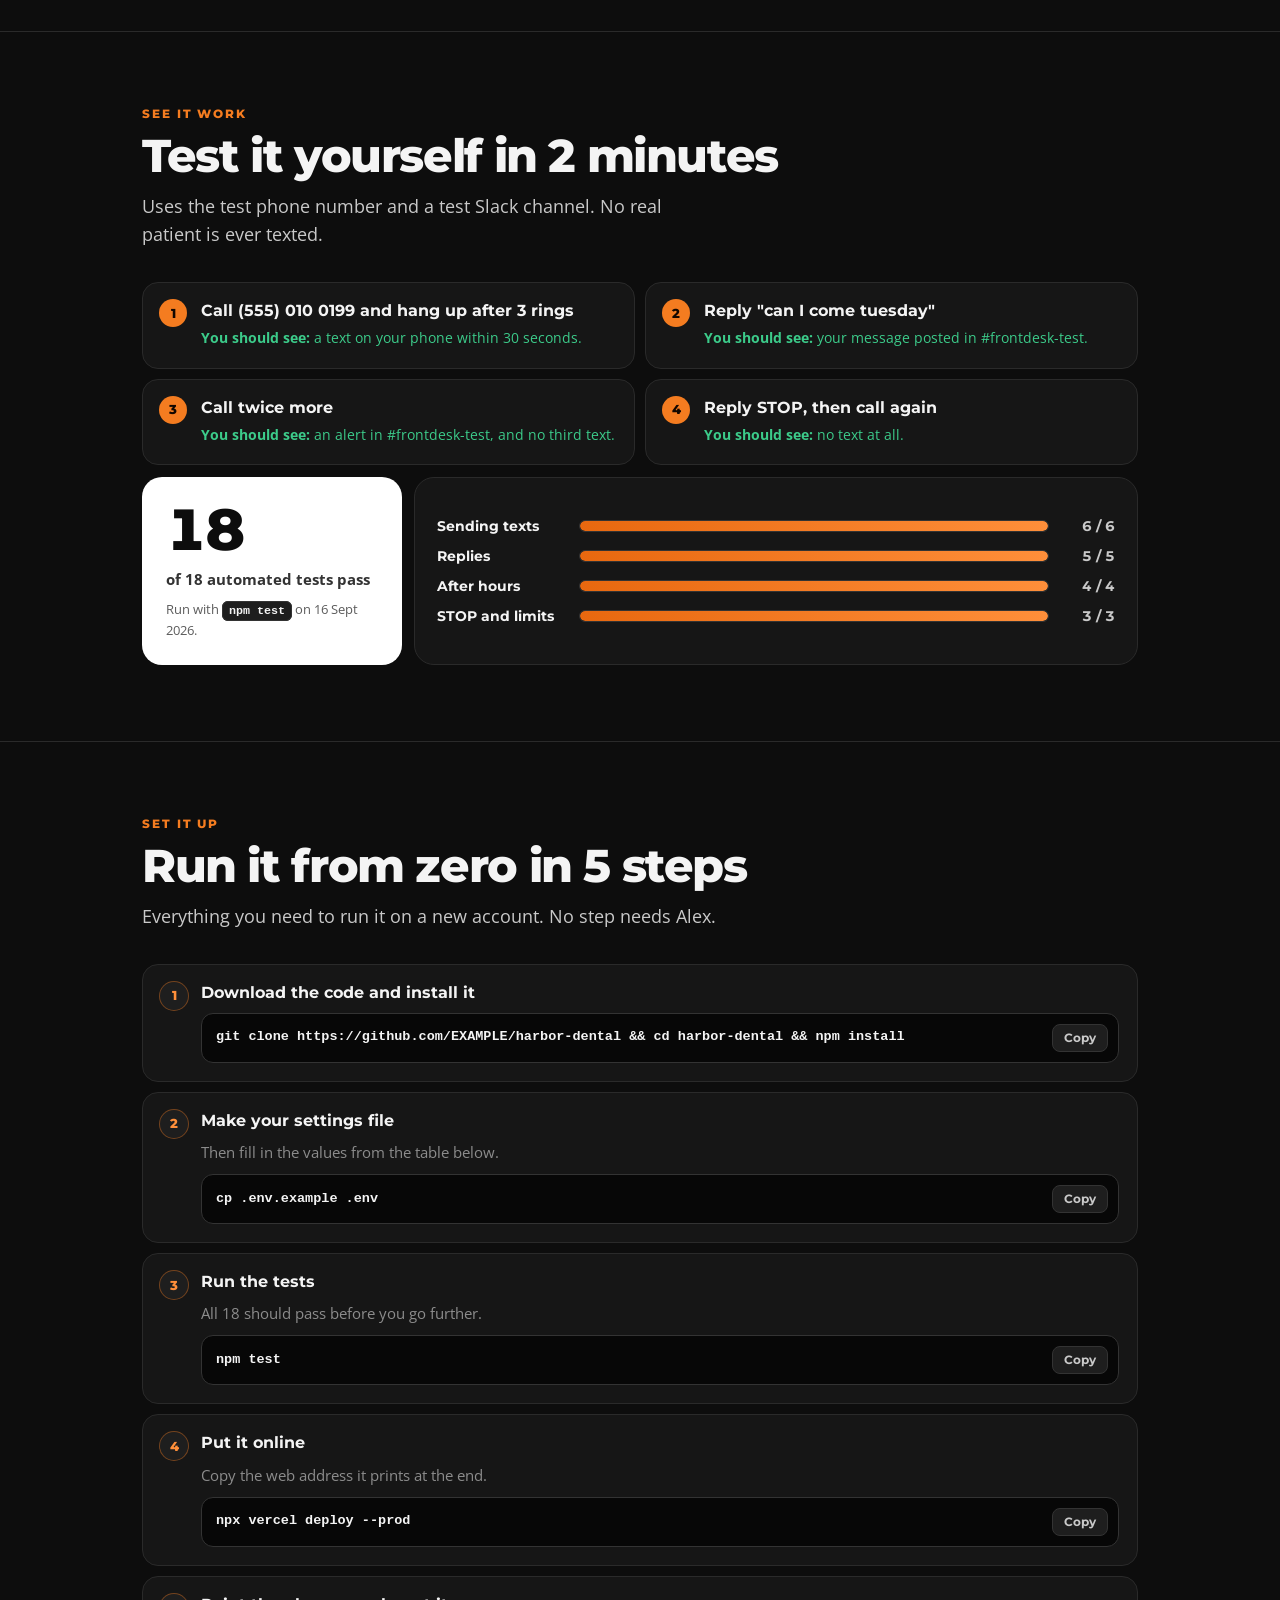
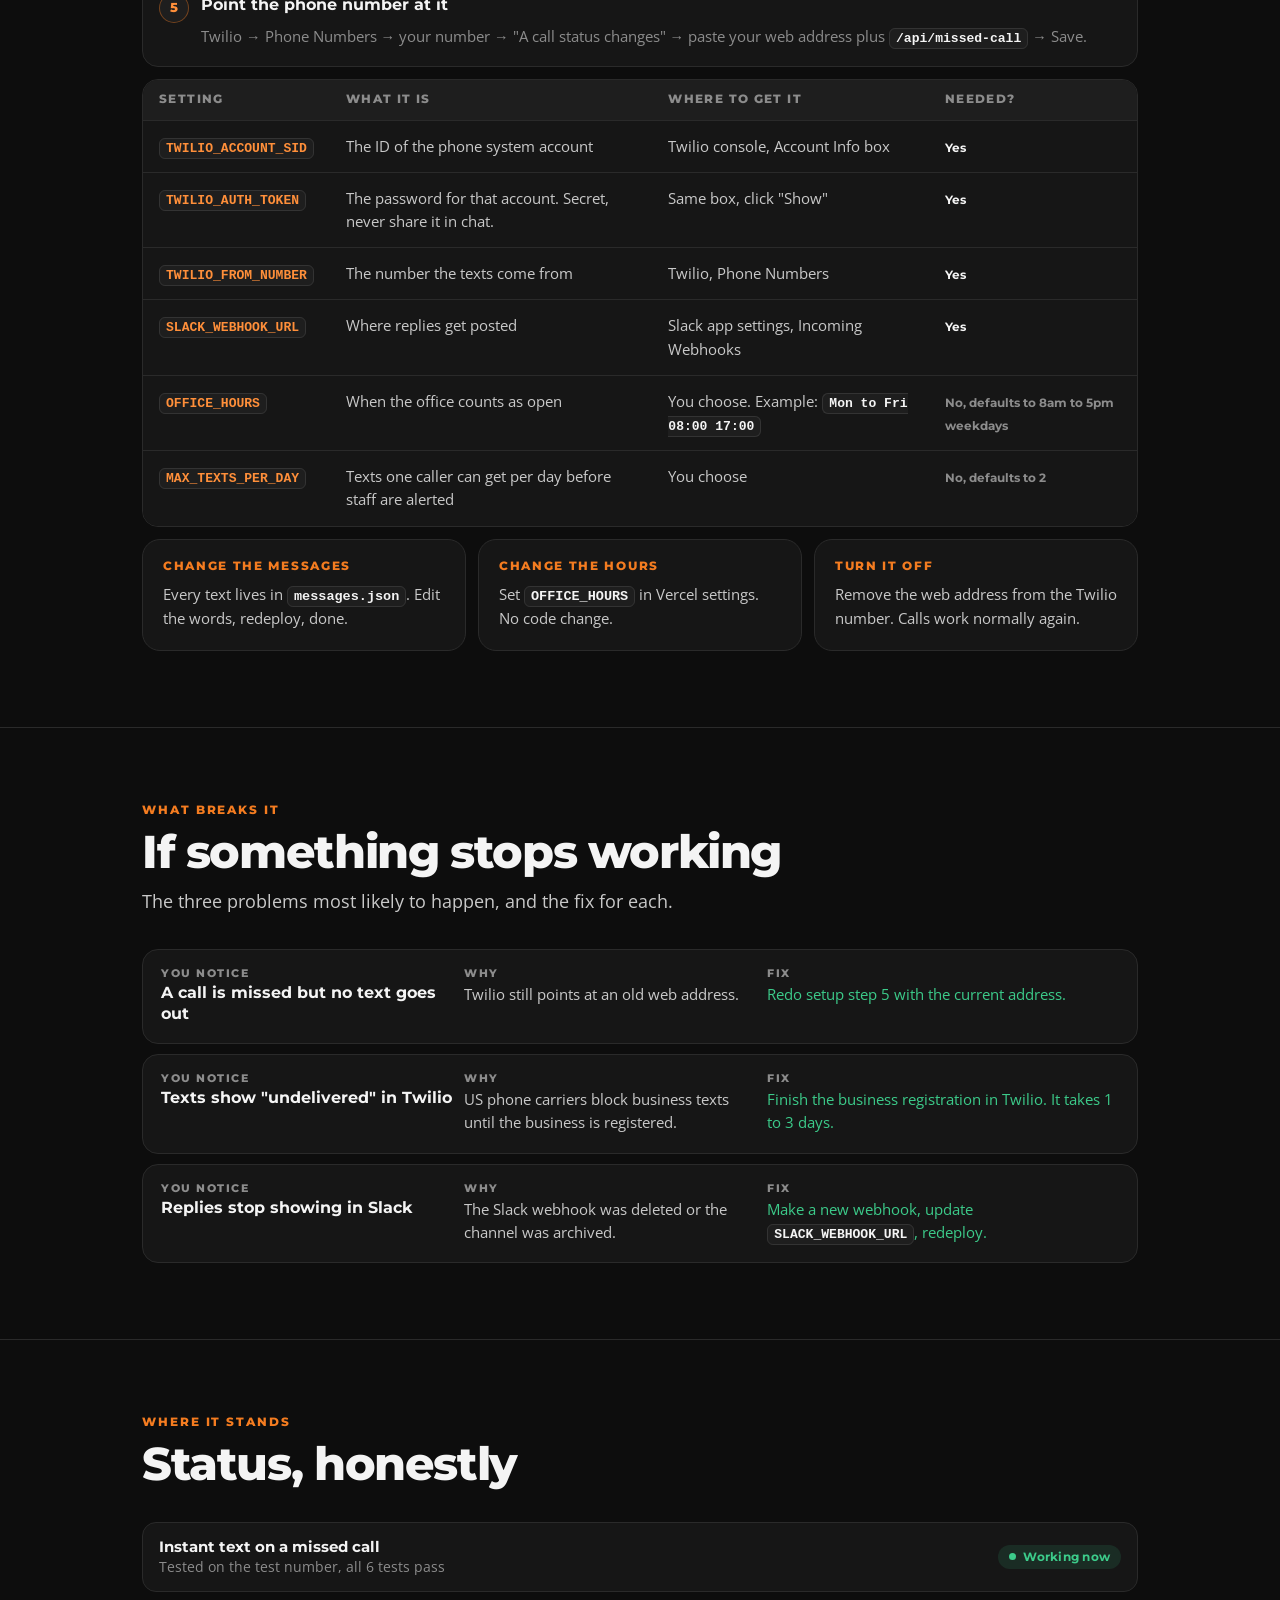
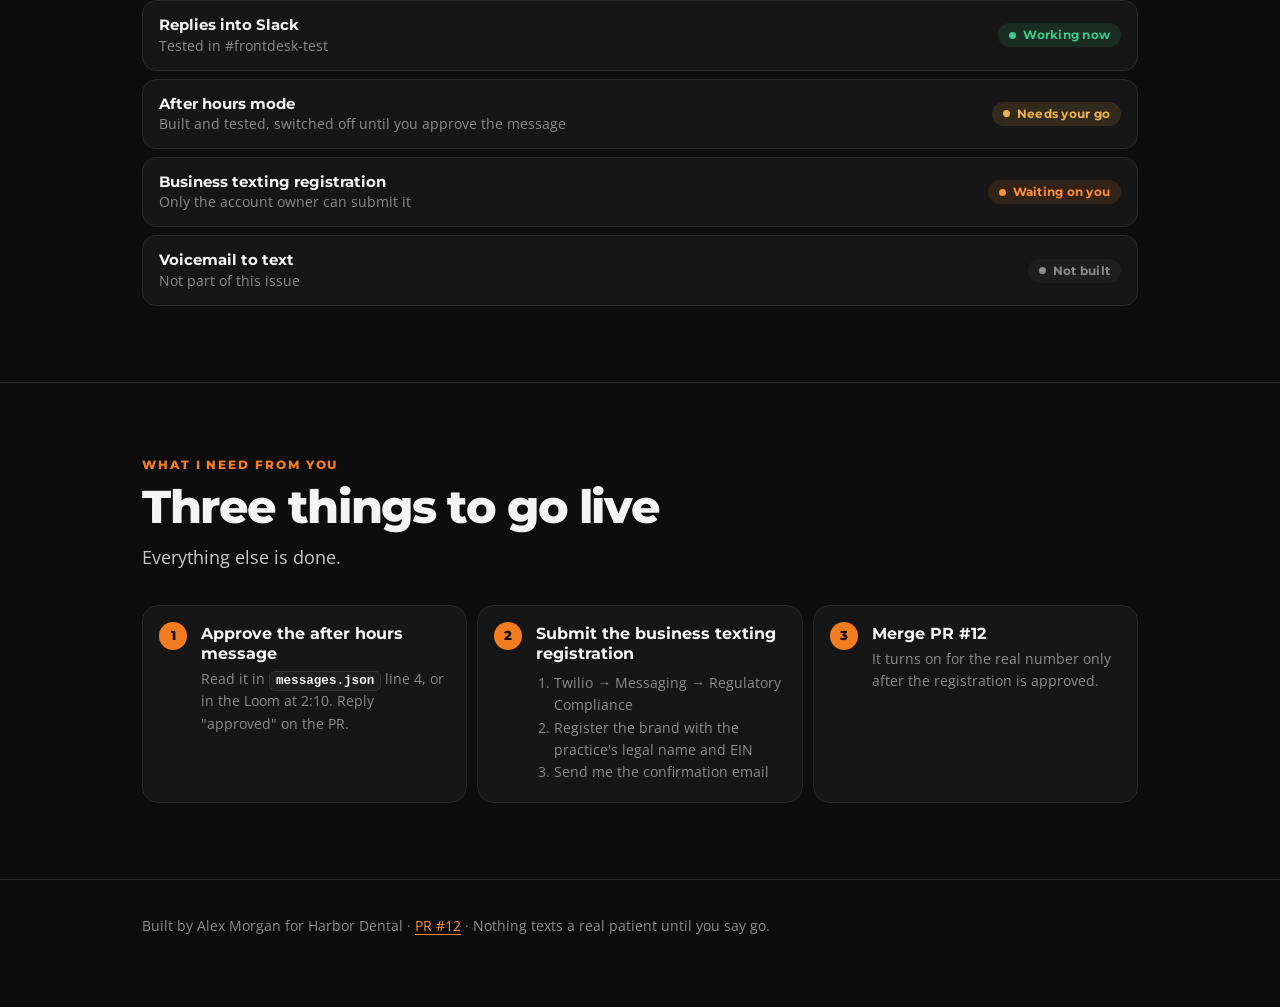
<file: skills/ezj-handoff-doc/template/handoff.html>
<!doctype html>
<html lang="en">
<head>
<meta charset="utf-8">
<meta name="viewport" content="width=device-width, initial-scale=1">
<!-- EXAMPLE CONTENT. Harbor Dental, Alex Morgan and every number on this page are fictional.
     Replace all of it with facts from your own project. scripts/check.mjs fails if any of it is left behind. -->
<title>Missed Call Text Back Handoff</title>
<meta name="robots" content="noindex">
<meta name="description" content="How the Missed Call Text Back works, how to test it, how to set it up, and what is left.">
<link rel="preconnect" href="https://fonts.googleapis.com">
<link rel="preconnect" href="https://fonts.gstatic.com" crossorigin>
<link rel="stylesheet" href="https://fonts.googleapis.com/css2?family=Montserrat:wght@600;700;800&family=Open+Sans:wght@400;600;700&display=swap">
<style>
  /* ===== EZJ Online handoff doc design system. Do not edit tokens. ===== */
  :root {
    --black: #0d0d0d; --panel: #161616; --panel2: #1e1e1e; --line: #2a2a2a; --line2: #333;
    --white: #ffffff; --ink: #f4f4f4; --grey: #8c8c8c; --grey2: #5c5c5c; --soft: #c9c9c9;
    --orange: #F47C20; --orange-hi: #ff8f3a; --orange-lo: #e8680f; --orange-soft: rgba(244,124,32,.13); --orange-line: rgba(244,124,32,.4);
    --green: #3ccb8a; --green-soft: rgba(60,203,138,.12); --amber: #f0b44c; --amber-soft: rgba(240,180,76,.13);
    --red: #ff6b5e; --red-soft: rgba(255,107,94,.12);
    --fd: "Montserrat", "Helvetica Neue", Arial, sans-serif;
    --fb: "Open Sans", "Helvetica Neue", Arial, sans-serif;
    --fm: ui-monospace, "SF Mono", Menlo, Consolas, monospace;
  }
  * { box-sizing: border-box; }
  html { color-scheme: dark; scroll-behavior: smooth; }
  body { margin: 0; background: var(--black); color: var(--ink); font: 400 16.5px/1.6 var(--fb); -webkit-font-smoothing: antialiased; overflow-x: hidden; }
  a { color: var(--orange-hi); text-underline-offset: 3px; }
  a:focus-visible, summary:focus-visible, button:focus-visible { outline: 2px solid var(--orange); outline-offset: 3px; }
  code { font: 600 .9em/1 var(--fm); padding: 2px 6px; border-radius: 6px; background: var(--panel2); border: 1px solid var(--line2); color: var(--ink); }
  .wrap { max-width: 1040px; margin: 0 auto; padding: 0 22px; }
  .eyebrow { font: 800 12px/1 var(--fd); letter-spacing: .16em; text-transform: uppercase; color: var(--orange); }
  h1, h2, h3 { font-family: var(--fd); letter-spacing: -0.03em; margin: 0; text-wrap: balance; }
  h1 { font-weight: 800; font-size: clamp(42px, 7vw, 76px); line-height: 1; }
  h2 { font-weight: 800; font-size: clamp(30px, 4.4vw, 46px); line-height: 1.04; }
  h3 { font-weight: 700; font-size: 19px; letter-spacing: -0.01em; }
  .arrow { color: var(--grey2); font: 700 14px/1 var(--fd); }

  /* status pills: fixed meanings, never invent a new one */
  .pill { display: inline-flex; align-items: center; gap: 7px; padding: 6px 11px; border-radius: 999px; font: 700 12px/1 var(--fd); letter-spacing: .02em; white-space: nowrap; justify-self: start; }
  .pill::before { content: ""; width: 7px; height: 7px; border-radius: 50%; background: currentColor; }
  .pill.ok { color: var(--green); background: var(--green-soft); }       /* Working now */
  .pill.go { color: var(--amber); background: var(--amber-soft); }       /* Built, needs a go or a final step */
  .pill.you { color: var(--orange-hi); background: var(--orange-soft); } /* Waiting on Ethan or the client */
  .pill.off { color: var(--grey); background: var(--panel2); }           /* Not built, out of scope */
  .pill.bad { color: var(--red); background: var(--red-soft); }          /* Broken or failing */

  /* hero */
  .hero { position: relative; padding: 64px 0 56px; border-bottom: 1px solid var(--line); overflow: hidden; }
  .hero::before { content: ""; position: absolute; inset: -40% -20% auto auto; width: 90%; height: 160%; background: radial-gradient(closest-side, rgba(244,124,32,.24), transparent 70%); pointer-events: none; animation: drift 14s ease-in-out infinite alternate; }
  @keyframes drift { from { transform: translate(0,0) scale(1); } to { transform: translate(-6%, 4%) scale(1.08); } }
  .hero .wrap { position: relative; }
  .by { display: flex; gap: 10px 18px; flex-wrap: wrap; align-items: center; margin-bottom: 22px; font: 700 12px/1 var(--fd); letter-spacing: .14em; text-transform: uppercase; color: var(--grey); }
  .ezj-lockup{display:block;height:28px;width:auto;aspect-ratio:3995/1000;flex:none}
  .by .ezj-lockup{height:28px;color:#fff}
  .hero h1 span { color: var(--orange); }
  .hero p.sub { margin: 18px 0 0; max-width: 56ch; font-size: 19px; color: var(--soft); }
  .links { display: flex; flex-wrap: wrap; gap: 10px; margin-top: 26px; }
  .btn { display: inline-flex; align-items: center; gap: 9px; padding: 13px 20px; border-radius: 999px; background: var(--panel2); border: 1px solid var(--line2); color: var(--ink); font: 800 14.5px/1 var(--fd); text-decoration: none; transition: border-color .2s, transform .2s; }
  .btn:hover { border-color: var(--orange-line); transform: translateY(-2px); }
  .btn.main { background: var(--orange); color: #120700; border-color: var(--orange); }
  .btn small { font: 600 12px/1 var(--fb); opacity: .7; }
  .tiles { display: grid; gap: 12px; margin-top: 36px; }
  @media (min-width: 820px) { .tiles { grid-template-columns: 1fr 1fr 1fr; } }
  .tile { position: relative; padding: 20px; border-radius: 18px; background: var(--panel); border: 1px solid var(--line); display: grid; gap: 10px; align-content: start; text-decoration: none; color: inherit; transition: border-color .2s, transform .2s; }
  .tile:hover { border-color: var(--orange-line); transform: translateY(-2px); }
  .tile .n { font: 800 34px/1 var(--fd); color: var(--orange); letter-spacing: -0.03em; }
  .tile p { margin: 0; color: var(--grey); font-size: 14.5px; }
  .together { margin-top: 12px; font-size: 13.5px; color: var(--grey); }
  .together b { color: var(--ink); font-family: var(--fd); }

  /* sections */
  section.sys { padding: 76px 0; border-bottom: 1px solid var(--line); }
  .syshead { display: grid; gap: 12px; margin-bottom: 34px; }
  .syshead p { margin: 0; max-width: 58ch; color: var(--soft); font-size: 17.5px; }
  .syshead .row { display: flex; flex-wrap: wrap; gap: 8px 12px; align-items: center; }

  /* flow rail: the one line diagram of how it works */
  .rail { display: flex; flex-wrap: wrap; justify-content: center; align-items: center; gap: 8px; margin-bottom: 18px; }
  .rail span.s { padding: 11px 17px; border-radius: 999px; background: var(--panel2); border: 1px solid var(--line2); font: 700 14.5px/1 var(--fd); }
  .rail span.s.hot { background: linear-gradient(90deg, var(--orange-lo), var(--orange), var(--orange-hi)); background-size: 200% 100%; color: #120700; border: 0; animation: shine 4s linear infinite; }
  @keyframes shine { from { background-position: 0% 0; } to { background-position: 200% 0; } }
  .rail i { font-style: normal; color: var(--grey2); font-weight: 700; animation: nudge 2.4s ease-in-out infinite; }
  .rail i:nth-of-type(2) { animation-delay: .3s; } .rail i:nth-of-type(3) { animation-delay: .6s; } .rail i:nth-of-type(4) { animation-delay: .9s; }
  @keyframes nudge { 0%, 100% { color: var(--grey2); transform: none; } 50% { color: var(--orange); transform: translateX(3px); } }

  /* routes: where things branch */
  .routes { display: grid; gap: 12px; }
  @media (min-width: 820px) { .routes { grid-template-columns: repeat(3, 1fr); } }
  .route { padding: 22px; border-radius: 20px; background: var(--panel); border: 1px solid var(--line); display: grid; gap: 12px; align-content: start; }
  .route.main { background: linear-gradient(180deg, var(--orange-soft), transparent 75%), var(--panel); border-color: var(--orange-line); }
  .chips { display: flex; flex-wrap: wrap; gap: 6px; }
  .chips span { padding: 7px 11px; border-radius: 999px; background: var(--white); color: var(--black); font: 800 13px/1 var(--fd); }
  .route .to { font: 800 23px/1.15 var(--fd); letter-spacing: -0.02em; }
  .route .where { color: var(--grey); font-size: 14.5px; margin-top: -6px; }
  .route .foot { margin-top: 4px; padding-top: 12px; border-top: 1px solid var(--line); font-size: 13.5px; color: var(--grey); }
  .route .foot b { color: var(--ink); font-family: var(--fd); font-weight: 700; }

  /* lanes: timed sequences, with the real messages behind a toggle */
  .lanes { display: grid; gap: 12px; }
  .lane { display: grid; gap: 14px; padding: 18px; border-radius: 18px; background: var(--panel); border: 1px solid var(--line); }
  @media (min-width: 860px) { .lane { grid-template-columns: 230px 1fr 170px; align-items: center; } }
  .who { display: grid; gap: 4px; }
  .who .t { font: 800 16.5px/1.25 var(--fd); letter-spacing: -0.01em; }
  .who .d { font-size: 13.5px; color: var(--grey); }
  .track { display: flex; flex-wrap: wrap; gap: 8px; align-items: center; }
  .touch { display: inline-flex; align-items: center; gap: 8px; padding: 8px 12px 8px 8px; border-radius: 999px; background: var(--panel2); border: 1px solid var(--line2); font: 700 13px/1 var(--fd); }
  .touch .ic { width: 24px; height: 24px; border-radius: 50%; display: grid; place-items: center; font-size: 12px; background: var(--orange); color: #120700; }
  .touch .ic.alt { background: var(--white); color: var(--black); }
  .ends { font: 700 12.5px/1.35 var(--fd); color: var(--green); padding: 8px 12px; border-radius: 12px; background: var(--green-soft); }
  details { grid-column: 1 / -1; border-top: 1px solid var(--line); padding-top: 10px; }
  summary { cursor: pointer; font: 700 13px/1 var(--fd); color: var(--orange-hi); list-style: none; }
  summary::-webkit-details-marker { display: none; }
  summary::after { content: " +"; }
  details[open] summary::after { content: " \2212"; }
  .msgs { display: grid; gap: 8px; margin-top: 12px; }
  .msg { display: grid; grid-template-columns: 96px 1fr; gap: 12px; align-items: start; }
  .msg .when { font: 700 12px/1.4 var(--fd); color: var(--grey); padding-top: 9px; }
  .bubble { padding: 10px 13px; border-radius: 16px 16px 16px 5px; background: var(--panel2); border: 1px solid var(--line2); font-size: 14.5px; }

  /* pipe: stages something moves through */
  .pipe { display: flex; flex-wrap: wrap; gap: 8px; align-items: center; margin-top: 34px; padding: 18px; border-radius: 18px; background: var(--panel); border: 1px solid var(--line); }
  .pipe .lbl { width: 100%; font: 800 12px/1 var(--fd); letter-spacing: .14em; text-transform: uppercase; color: var(--grey); margin-bottom: 4px; }
  .stage { padding: 9px 13px; border-radius: 8px; background: var(--panel2); border: 1px solid var(--line2); font: 700 13.5px/1 var(--fd); }
  .stage.auto { border-color: var(--orange-line); }
  .stage.manual { border-style: dashed; }
  .key { width: 100%; display: flex; flex-wrap: wrap; gap: 14px; margin-top: 6px; font-size: 12.5px; color: var(--grey); }
  .key span::before { content: ""; display: inline-block; width: 12px; height: 12px; border-radius: 3px; margin-right: 6px; vertical-align: -2px; background: var(--panel2); border: 1px solid var(--orange-line); }
  .key span.m::before { border: 1px dashed var(--line2); }

  /* feature: a highlighted card with a phone style chat beside it */
  .feature { display: grid; gap: 18px; margin-top: 34px; padding: 26px; border-radius: 22px; background: linear-gradient(135deg, var(--orange-soft), transparent 60%), var(--panel); border: 1px solid var(--orange-line); }
  @media (min-width: 860px) { .feature { grid-template-columns: 1fr 360px; align-items: center; } }
  .feature h3 { font-size: 26px; font-weight: 800; letter-spacing: -0.02em; margin-top: 10px; }
  .feature ul { margin: 12px 0 0; padding: 0; list-style: none; display: grid; gap: 8px; }
  .feature li { display: grid; grid-template-columns: 22px 1fr; gap: 8px; color: var(--soft); font-size: 15px; }
  .feature li b { color: var(--ink); }
  .feature li::before { content: "\2192"; color: var(--orange); font-weight: 700; }
  .phone { padding: 16px 14px; border-radius: 26px; background: #070707; border: 1px solid var(--line2); display: grid; gap: 8px; }
  .phone .top { text-align: center; font: 700 11.5px/1 var(--fd); color: var(--grey); letter-spacing: .06em; padding-bottom: 8px; border-bottom: 1px solid var(--line); }
  .b { max-width: 88%; padding: 9px 12px; border-radius: 16px; font-size: 13.5px; line-height: 1.45; }
  .b.them { justify-self: end; background: #2f6fea; color: #fff; border-bottom-right-radius: 5px; }
  .b.bot { justify-self: start; background: var(--panel2); border: 1px solid var(--line2); border-bottom-left-radius: 5px; }
  .b.alert { justify-self: stretch; max-width: 100%; background: var(--orange-soft); border: 1px solid var(--orange-line); border-radius: 12px; }
  .b.alert b { display: block; font: 800 11px/1.2 var(--fd); letter-spacing: .08em; color: var(--orange-hi); margin-bottom: 3px; }

  /* try it: numbered steps with what you should see */
  .trysteps { display: grid; gap: 10px; counter-reset: st; }
  @media (min-width: 860px) { .trysteps { grid-template-columns: 1fr 1fr; } }
  .trystep { position: relative; padding: 18px 18px 18px 58px; border-radius: 16px; background: var(--panel); border: 1px solid var(--line); display: grid; gap: 6px; align-content: start; }
  .trystep::before { counter-increment: st; content: counter(st); position: absolute; left: 16px; top: 16px; width: 28px; height: 28px; border-radius: 50%; display: grid; place-items: center; background: var(--orange); color: #120700; font: 800 13px/1 var(--fd); }
  .trystep b { font: 700 15.5px/1.3 var(--fd); }
  .trystep .see { font-size: 14px; color: var(--green); }
  .trystep .see::before { content: "You should see: "; font-weight: 700; }

  /* stat card + bar chart: only real numbers from real runs */
  .statgrid { display: grid; gap: 12px; margin-top: 12px; }
  @media (min-width: 860px) { .statgrid { grid-template-columns: 260px 1fr; align-items: stretch; } }
  .bigstat { padding: 24px; border-radius: 20px; background: var(--white); color: var(--black); display: grid; gap: 8px; align-content: center; }
  .bigstat .big { font: 800 58px/1 var(--fd); letter-spacing: -0.04em; font-variant-numeric: tabular-nums; }
  .bigstat p { margin: 0; font-size: 15px; color: #333; }
  .bigstat .note { font-size: 13px; color: #5c5c5c; }
  .bars { padding: 22px; border-radius: 20px; background: var(--panel); border: 1px solid var(--line); display: grid; gap: 14px; align-content: center; }
  .bar { display: grid; grid-template-columns: 130px 1fr 54px; gap: 12px; align-items: center; font: 700 13.5px/1.2 var(--fd); }
  .bar .track2 { height: 12px; border-radius: 999px; background: var(--panel2); border: 1px solid var(--line2); overflow: hidden; }
  .bar .track2 i { display: block; height: 100%; width: var(--w); border-radius: 999px; background: linear-gradient(90deg, var(--orange-lo), var(--orange-hi)); transition: width 1.1s cubic-bezier(.2,.7,.2,1); }
  .bar .v { text-align: right; color: var(--soft); font-variant-numeric: tabular-nums; }
  .minibars { display: flex; gap: 6px; align-items: flex-end; height: 70px; }
  .minibars span { flex: 1; border-radius: 6px 6px 2px 2px; background: linear-gradient(180deg, var(--orange-hi), var(--orange-lo)); display: grid; place-items: end center; padding-bottom: 5px; font: 800 11px/1 var(--fd); color: #120700; }

  /* setup: commands with copy buttons */
  .setup { display: grid; gap: 10px; counter-reset: su; }
  .su { display: grid; gap: 10px; padding: 18px 18px 18px 58px; position: relative; border-radius: 16px; background: var(--panel); border: 1px solid var(--line); }
  .su::before { counter-increment: su; content: counter(su); position: absolute; left: 16px; top: 16px; width: 28px; height: 28px; border-radius: 50%; display: grid; place-items: center; background: var(--panel2); border: 1px solid var(--orange-line); color: var(--orange-hi); font: 800 13px/1 var(--fd); }
  .su b { font: 700 15.5px/1.3 var(--fd); }
  .su p { margin: 0; color: var(--grey); font-size: 14.5px; }
  .su > * { min-width: 0; }
  .cmd { display: flex; align-items: center; gap: 10px; padding: 10px 10px 10px 14px; border-radius: 12px; background: #070707; border: 1px solid var(--line2); overflow: hidden; }
  .cmd code { flex: 1; min-width: 0; overflow-x: auto; background: none; border: 0; padding: 4px 0; white-space: pre; font-size: 13.5px; line-height: 1.4; color: var(--ink); }
  .cp { flex: none; cursor: pointer; padding: 7px 11px; border-radius: 8px; border: 1px solid var(--line2); background: var(--panel2); color: var(--soft); font: 700 12px/1 var(--fd); }
  .cp.done { color: var(--green); border-color: var(--green); }

  /* settings table */
  .tablewrap { overflow-x: auto; border-radius: 16px; border: 1px solid var(--line); margin-top: 12px; }
  table.env { width: 100%; border-collapse: collapse; min-width: 640px; font-size: 14.5px; }
  table.env th { text-align: left; font: 800 11.5px/1 var(--fd); letter-spacing: .12em; text-transform: uppercase; color: var(--grey); padding: 14px 16px; background: var(--panel2); }
  table.env td { padding: 14px 16px; border-top: 1px solid var(--line); vertical-align: top; color: var(--soft); background: var(--panel); }
  table.env td:first-child code { color: var(--orange-hi); }
  .req { font: 700 12px/1 var(--fd); color: var(--ink); }
  .req.no { color: var(--grey); }

  /* cards: small explainer cards in a row */
  .cards { display: grid; gap: 12px; margin-top: 12px; }
  @media (min-width: 860px) { .cards { grid-template-columns: repeat(3, 1fr); } }
  .card { padding: 20px; border-radius: 18px; background: var(--panel); border: 1px solid var(--line); display: grid; gap: 10px; align-content: start; }
  .card .k { font: 800 12px/1 var(--fd); letter-spacing: .14em; text-transform: uppercase; color: var(--orange); }
  .card p { margin: 0; color: var(--soft); font-size: 15px; }

  /* what breaks it */
  .breaks { display: grid; gap: 10px; }
  .brk { display: grid; gap: 10px; padding: 18px; border-radius: 16px; background: var(--panel); border: 1px solid var(--line); }
  @media (min-width: 860px) { .brk { grid-template-columns: 1fr 1fr 1.2fr; align-items: start; } }
  .brk div { display: grid; gap: 4px; }
  .brk .l { font: 800 11px/1 var(--fd); letter-spacing: .14em; text-transform: uppercase; color: var(--grey); }
  .brk .sym { font: 700 15.5px/1.35 var(--fd); color: var(--ink); }
  .brk .why { color: var(--soft); font-size: 14.5px; }
  .brk .fix { color: var(--green); font-size: 14.5px; }

  /* status board */
  .board { display: grid; gap: 8px; }
  .srow { display: grid; grid-template-columns: 1fr auto; gap: 12px; align-items: center; padding: 14px 16px; border-radius: 14px; background: var(--panel); border: 1px solid var(--line); }
  .srow .what { font: 700 15px/1.3 var(--fd); }
  .srow .what small { display: block; font: 400 13.5px/1.4 var(--fb); color: var(--grey); margin-top: 2px; }

  /* asks: what Ethan or the client has to do */
  .asks { display: grid; gap: 10px; grid-template-columns: repeat(auto-fit, minmax(290px, 1fr)); counter-reset: ask; }
  .ask { position: relative; padding: 18px 18px 18px 58px; border-radius: 16px; background: var(--panel); border: 1px solid var(--line); display: grid; gap: 4px; align-content: start; }
  .ask::before { counter-increment: ask; content: counter(ask); position: absolute; left: 16px; top: 16px; width: 28px; height: 28px; border-radius: 50%; display: grid; place-items: center; background: var(--orange); color: #120700; font: 800 13px/1 var(--fd); }
  .ask b { font: 700 15.5px/1.3 var(--fd); }
  .ask span, .ask ol { color: var(--grey); font-size: 14px; }
  .ask ol { margin: 4px 0 0; padding-left: 18px; }

  footer { padding: 36px 0 70px; color: var(--grey); font-size: 13.5px; }

  /* motion: reveal on scroll, only when JS runs, never for reduced motion */
  .js .rv { opacity: 0; transform: translateY(16px); transition: opacity .6s ease, transform .6s cubic-bezier(.2,.7,.2,1); }
  .js .rv.in { opacity: 1; transform: none; }
  .js .bar .track2 i { width: 0; }
  .js .bar.in .track2 i { width: var(--w); }
  @media (prefers-reduced-motion: reduce) {
    *, *::before { animation: none !important; transition: none !important; }
    .js .rv { opacity: 1; transform: none; }
    .js .bar .track2 i { width: var(--w); }
  }
</style>
</head>
<body>

<header class="hero">
  <div class="wrap">
    <!-- LOGO: never edit, retype, or move this svg. check.mjs --fix-logo restores it. -->
    <div class="by"><svg class="ezj-lockup" viewBox="0 0 3995 1000" role="img" aria-label="EZJ Online"><path fill="#F47C20" fill-rule="evenodd" d="M0 0H1000V718.75A281.25 281.25 0 0 1 718.75 1000H0ZM125 125H786.61L474.11 437.5H125ZM125 562.5H349.11L125 786.61ZM875 213.39V718.75A156.25 156.25 0 0 1 562.5 718.75V525.89ZM437.5 650.89V718.75A281.25 281.25 0 0 0 484.9 875H213.39Z"/><path fill="currentColor" d="M1400.57 700V300H1653.71V371.43H1478.86V462.29H1629.71V532H1478.86V628.57H1656V700ZM1692.57 700V626.86L1909.14 373.14H1694.29V300H2010.29V373.14L1793.71 626.86H2008.57V700ZM2141.14 708Q2112 708 2089.43 698.57Q2066.86 689.14 2051.14 674.29Q2035.43 659.43 2026.29 642.29Q2017.14 625.14 2013.71 609.14L2080 584Q2089.14 609.14 2104.29 622.86Q2119.43 636.57 2142.29 636.57Q2159.43 636.57 2174.86 628.57Q2190.29 620.57 2199.71 602.86Q2209.14 585.14 2209.14 557.14V300H2286.86V580Q2286.86 609.71 2276 633.43Q2265.14 657.14 2245.43 673.71Q2225.71 690.29 2199.14 699.14Q2172.57 708 2141.14 708ZM2641.14 706.86Q2580.57 706.86 2534 680.29Q2487.43 653.71 2461.14 607.14Q2434.86 560.57 2434.86 500.57Q2434.86 439.43 2461.14 392.86Q2487.43 346.29 2533.43 320Q2579.43 293.71 2639.43 293.71Q2700 293.71 2746 320.29Q2792 346.86 2818.29 393.43Q2844.57 440 2844.57 500.57Q2844.57 560.57 2818.57 607.14Q2792.57 653.71 2746.57 680.29Q2700.57 706.86 2641.14 706.86ZM2641.14 635.43Q2677.71 635.43 2705.43 618Q2733.14 600.57 2748.86 570.29Q2764.57 540 2764.57 500.57Q2764.57 460.57 2748.57 430.29Q2732.57 400 2704.57 382.57Q2676.57 365.14 2639.43 365.14Q2603.43 365.14 2575.14 382.57Q2546.86 400 2530.86 430.29Q2514.86 460.57 2514.86 500.57Q2514.86 540 2530.86 570.29Q2546.86 600.57 2575.43 618Q2604 635.43 2641.14 635.43ZM2874.29 700V414.29H2945.14L2948.57 453.14Q2962.29 430.86 2983.71 419.14Q3005.14 407.43 3032.57 407.43Q3066.29 407.43 3090.29 421.14Q3114.29 434.86 3126.86 463.71Q3139.43 492.57 3138.86 538.29V700H3063.43V553.71Q3063.43 524.57 3056.86 508.57Q3050.29 492.57 3038.29 485.43Q3026.29 478.29 3010.29 478.29Q2981.14 477.71 2965.43 496Q2949.71 514.29 2949.71 550.29V700ZM3176 700V300H3251.43V700ZM3298.29 700V414.29H3373.71V700ZM3336 368Q3318.86 368 3305.71 355.14Q3292.57 342.29 3292.57 324.57Q3292.57 306.86 3305.71 294Q3318.86 281.14 3336 281.14Q3353.71 281.14 3366.57 294Q3379.43 306.86 3379.43 324.57Q3379.43 342.29 3366.57 355.14Q3353.71 368 3336 368ZM3420.57 700V414.29H3491.43L3494.86 453.14Q3508.57 430.86 3530 419.14Q3551.43 407.43 3578.86 407.43Q3612.57 407.43 3636.57 421.14Q3660.57 434.86 3673.14 463.71Q3685.71 492.57 3685.14 538.29V700H3609.71V553.71Q3609.71 524.57 3603.14 508.57Q3596.57 492.57 3584.57 485.43Q3572.57 478.29 3556.57 478.29Q3527.43 477.71 3511.71 496Q3496 514.29 3496 550.29V700ZM3851.43 706.86Q3809.14 706.86 3776.57 687.71Q3744 668.57 3725.43 634.86Q3706.86 601.14 3706.86 557.14Q3706.86 513.14 3726 479.43Q3745.14 445.71 3778.57 426.57Q3812 407.43 3855.43 407.43Q3893.14 407.43 3924.86 427.14Q3956.57 446.86 3975.71 484.86Q3994.86 522.86 3994.86 577.14H3785.71Q3788.57 605.71 3810.29 622.57Q3832 639.43 3859.43 639.43Q3882.86 639.43 3897.71 629.43Q3912.57 619.43 3920.57 603.43L3988 629.71Q3976 653.71 3956.86 671.14Q3937.71 688.57 3911.43 697.71Q3885.14 706.86 3851.43 706.86ZM3789.71 521.14H3913.14Q3911.43 503.43 3901.71 492.57Q3892 481.71 3878.86 476.57Q3865.71 471.43 3853.14 471.43Q3841.14 471.43 3827.14 476.29Q3813.14 481.14 3802.57 492Q3792 502.86 3789.71 521.14Z"/></svg><span>for Harbor Dental</span><span>Handoff · 17 Sept 2026</span><span>Built by Alex Morgan</span></div>
    <h1>Missed Call <span>Text Back</span></h1>
    <p class="sub">When nobody picks up, the caller gets a text in under 30 seconds, and every reply lands in one place the front desk already watches.</p>
    <div class="links">
      <a class="btn main" href="https://www.loom.com/share/EXAMPLE">🎥 Watch the Loom <small>3:40</small></a>
      <a class="btn" href="https://github.com/EXAMPLE/harbor-dental/pull/12">🔀 Pull request #12</a>
      <a class="btn" href="https://harbor-text-back.vercel.app">🌐 Try it live</a>
    </div>
    <div class="tiles">
      <a class="tile" href="#how"><span class="n">01</span><h3>Instant text</h3><p>Every missed call gets a text back in under 30 seconds.</p><span class="pill ok">Working now</span></a>
      <a class="tile" href="#how"><span class="n">02</span><h3>One reply inbox</h3><p>Replies show up in the front desk Slack channel.</p><span class="pill ok">Working now</span></a>
      <a class="tile" href="#status"><span class="n">03</span><h3>After hours mode</h3><p>A different message when the office is closed.</p><span class="pill go">Built, needs your go</span></a>
    </div>
    <p class="together"><b>01 and 02 are one flow.</b> 03 only changes which message goes out.</p>
  </div>
</header>

<main>
  <section class="sys" id="how"><div class="wrap">
    <div class="syshead">
      <div class="row"><span class="eyebrow">How it works</span><span class="pill ok">Working now</span></div>
      <h2>A missed call turns into a conversation</h2>
      <p>The phone system tells the bot a call was missed. The bot decides which text to send, sends it, and waits for a reply.</p>
    </div>
    <div class="rail"><span class="s">Patient calls</span><i>→</i><span class="s">Nobody answers</span><i>→</i><span class="s">Bot hears about it</span><i>→</i><span class="s hot">Text goes out</span></div>
    <div class="routes">
      <div class="route main">
        <div class="chips"><span>Office open</span></div>
        <div class="to">"Sorry we missed you"</div>
        <div class="where">Asks what they need and offers a callback</div>
        <div class="foot">Sent in <b>under 30 sec</b></div>
      </div>
      <div class="route">
        <div class="chips"><span>Office closed</span></div>
        <div class="to">"We open at 8am"</div>
        <div class="where">Gives opening hours and the booking link</div>
        <div class="foot">Switch: <b>after hours mode</b></div>
      </div>
      <div class="route">
        <div class="chips"><span>3rd call today</span></div>
        <div class="to">Front desk alert</div>
        <div class="where">No third text. A person calls them back.</div>
        <div class="foot">Stops <b>text spam</b></div>
      </div>
    </div>
    <div class="feature">
      <div>
        <span class="eyebrow">What the patient sees</span>
        <h3>A real conversation, not a blast</h3>
        <ul>
          <li><span><b>Replies</b> go straight to #frontdesk in Slack.</span></li>
          <li><span><b>Staff answer</b> from Slack and the patient gets it as a text.</span></li>
          <li><span><b>Never</b> texts someone who replied STOP.</span></li>
        </ul>
      </div>
      <div class="phone">
        <div class="top">Patient's phone</div>
        <div class="b bot">hi, this is Harbor Dental. sorry we missed your call! what can we help with?</div>
        <div class="b them">can I get in tuesday for a cleaning</div>
        <div class="b alert"><b>POSTED IN #FRONTDESK</b>(555) 010 0142 wants a cleaning on Tuesday.</div>
      </div>
    </div>
  </div></section>

  <section class="sys" id="try"><div class="wrap">
    <div class="syshead">
      <div class="row"><span class="eyebrow">See it work</span></div>
      <h2>Test it yourself in 2 minutes</h2>
      <p>Uses the test phone number and a test Slack channel. No real patient is ever texted.</p>
    </div>
    <div class="trysteps">
      <div class="trystep"><b>Call (555) 010 0199 and hang up after 3 rings</b><span class="see">a text on your phone within 30 seconds.</span></div>
      <div class="trystep"><b>Reply "can I come tuesday"</b><span class="see">your message posted in #frontdesk-test.</span></div>
      <div class="trystep"><b>Call twice more</b><span class="see">an alert in #frontdesk-test, and no third text.</span></div>
      <div class="trystep"><b>Reply STOP, then call again</b><span class="see">no text at all.</span></div>
    </div>
    <div class="statgrid">
      <div class="bigstat">
        <span class="big" data-count="18">18</span>
        <p><b>of 18 automated tests pass</b></p>
        <p class="note">Run with <code>npm test</code> on 16 Sept 2026.</p>
      </div>
      <div class="bars">
        <div class="bar"><span>Sending texts</span><span class="track2"><i style="--w:100%"></i></span><span class="v">6 / 6</span></div>
        <div class="bar"><span>Replies</span><span class="track2"><i style="--w:100%"></i></span><span class="v">5 / 5</span></div>
        <div class="bar"><span>After hours</span><span class="track2"><i style="--w:100%"></i></span><span class="v">4 / 4</span></div>
        <div class="bar"><span>STOP and limits</span><span class="track2"><i style="--w:100%"></i></span><span class="v">3 / 3</span></div>
      </div>
    </div>
  </div></section>

  <section class="sys" id="setup"><div class="wrap">
    <div class="syshead">
      <div class="row"><span class="eyebrow">Set it up</span></div>
      <h2>Run it from zero in 5 steps</h2>
      <p>Everything you need to run it on a new account. No step needs Alex.</p>
    </div>
    <div class="setup">
      <div class="su"><b>Download the code and install it</b><div class="cmd"><code>git clone https://github.com/EXAMPLE/harbor-dental && cd harbor-dental && npm install</code><button class="cp" type="button">Copy</button></div></div>
      <div class="su"><b>Make your settings file</b><p>Then fill in the values from the table below.</p><div class="cmd"><code>cp .env.example .env</code><button class="cp" type="button">Copy</button></div></div>
      <div class="su"><b>Run the tests</b><p>All 18 should pass before you go further.</p><div class="cmd"><code>npm test</code><button class="cp" type="button">Copy</button></div></div>
      <div class="su"><b>Put it online</b><p>Copy the web address it prints at the end.</p><div class="cmd"><code>npx vercel deploy --prod</code><button class="cp" type="button">Copy</button></div></div>
      <div class="su"><b>Point the phone number at it</b><p>Twilio → Phone Numbers → your number → "A call status changes" → paste your web address plus <code>/api/missed-call</code> → Save.</p></div>
    </div>
    <div class="tablewrap">
      <table class="env">
        <thead><tr><th>Setting</th><th>What it is</th><th>Where to get it</th><th>Needed?</th></tr></thead>
        <tbody>
          <tr><td><code>TWILIO_ACCOUNT_SID</code></td><td>The ID of the phone system account</td><td>Twilio console, Account Info box</td><td><span class="req">Yes</span></td></tr>
          <tr><td><code>TWILIO_AUTH_TOKEN</code></td><td>The password for that account. Secret, never share it in chat.</td><td>Same box, click "Show"</td><td><span class="req">Yes</span></td></tr>
          <tr><td><code>TWILIO_FROM_NUMBER</code></td><td>The number the texts come from</td><td>Twilio, Phone Numbers</td><td><span class="req">Yes</span></td></tr>
          <tr><td><code>SLACK_WEBHOOK_URL</code></td><td>Where replies get posted</td><td>Slack app settings, Incoming Webhooks</td><td><span class="req">Yes</span></td></tr>
          <tr><td><code>OFFICE_HOURS</code></td><td>When the office counts as open</td><td>You choose. Example: <code>Mon to Fri 08:00 17:00</code></td><td><span class="req no">No, defaults to 8am to 5pm weekdays</span></td></tr>
          <tr><td><code>MAX_TEXTS_PER_DAY</code></td><td>Texts one caller can get per day before staff are alerted</td><td>You choose</td><td><span class="req no">No, defaults to 2</span></td></tr>
        </tbody>
      </table>
    </div>
    <div class="cards">
      <div class="card"><span class="k">Change the messages</span><p>Every text lives in <code>messages.json</code>. Edit the words, redeploy, done.</p></div>
      <div class="card"><span class="k">Change the hours</span><p>Set <code>OFFICE_HOURS</code> in Vercel settings. No code change.</p></div>
      <div class="card"><span class="k">Turn it off</span><p>Remove the web address from the Twilio number. Calls work normally again.</p></div>
    </div>
  </div></section>

  <section class="sys" id="breaks"><div class="wrap">
    <div class="syshead">
      <div class="row"><span class="eyebrow">What breaks it</span></div>
      <h2>If something stops working</h2>
      <p>The three problems most likely to happen, and the fix for each.</p>
    </div>
    <div class="breaks">
      <div class="brk"><div><span class="l">You notice</span><span class="sym">A call is missed but no text goes out</span></div><div><span class="l">Why</span><span class="why">Twilio still points at an old web address.</span></div><div><span class="l">Fix</span><span class="fix">Redo setup step 5 with the current address.</span></div></div>
      <div class="brk"><div><span class="l">You notice</span><span class="sym">Texts show "undelivered" in Twilio</span></div><div><span class="l">Why</span><span class="why">US phone carriers block business texts until the business is registered.</span></div><div><span class="l">Fix</span><span class="fix">Finish the business registration in Twilio. It takes 1 to 3 days.</span></div></div>
      <div class="brk"><div><span class="l">You notice</span><span class="sym">Replies stop showing in Slack</span></div><div><span class="l">Why</span><span class="why">The Slack webhook was deleted or the channel was archived.</span></div><div><span class="l">Fix</span><span class="fix">Make a new webhook, update <code>SLACK_WEBHOOK_URL</code>, redeploy.</span></div></div>
    </div>
  </div></section>

  <section class="sys" id="status"><div class="wrap">
    <div class="syshead"><span class="eyebrow">Where it stands</span><h2>Status, honestly</h2></div>
    <div class="board">
      <div class="srow"><span class="what">Instant text on a missed call<small>Tested on the test number, all 6 tests pass</small></span><span class="pill ok">Working now</span></div>
      <div class="srow"><span class="what">Replies into Slack<small>Tested in #frontdesk-test</small></span><span class="pill ok">Working now</span></div>
      <div class="srow"><span class="what">After hours mode<small>Built and tested, switched off until you approve the message</small></span><span class="pill go">Needs your go</span></div>
      <div class="srow"><span class="what">Business texting registration<small>Only the account owner can submit it</small></span><span class="pill you">Waiting on you</span></div>
      <div class="srow"><span class="what">Voicemail to text<small>Not part of this issue</small></span><span class="pill off">Not built</span></div>
    </div>
  </div></section>

  <section class="sys" id="asks"><div class="wrap">
    <div class="syshead"><span class="eyebrow">What I need from you</span><h2>Three things to go live</h2><p>Everything else is done.</p></div>
    <div class="asks">
      <div class="ask"><b>Approve the after hours message</b><span>Read it in <code>messages.json</code> line 4, or in the Loom at 2:10. Reply "approved" on the PR.</span></div>
      <div class="ask"><b>Submit the business texting registration</b><ol><li>Twilio → Messaging → Regulatory Compliance</li><li>Register the brand with the practice's legal name and EIN</li><li>Send me the confirmation email</li></ol></div>
      <div class="ask"><b>Merge PR #12</b><span>It turns on for the real number only after the registration is approved.</span></div>
    </div>
  </div></section>
</main>

<footer><div class="wrap">Built by Alex Morgan for Harbor Dental · <a href="https://github.com/EXAMPLE/harbor-dental/pull/12">PR #12</a> · Nothing texts a real patient until you say go.</div></footer>

<script>
  // Motion and copy buttons. The page reads fine with this script removed.
  document.documentElement.classList.add('js');
  (function () {
    var reduce = window.matchMedia('(prefers-reduced-motion: reduce)').matches;
    var sel = '.syshead, .tile, .rail, .route, .lane, .feature, .trystep, .bigstat, .bars, .bar, .su, .tablewrap, .card, .brk, .srow, .ask, .pipe';
    var els = document.querySelectorAll(sel);
    function countUp(el) {
      var target = parseFloat(el.getAttribute('data-count'));
      if (isNaN(target) || reduce) return;
      var dec = (el.getAttribute('data-count').split('.')[1] || '').length, t0 = null;
      function step(ts) {
        if (!t0) t0 = ts;
        var p = Math.min((ts - t0) / 1100, 1), e = 1 - Math.pow(1 - p, 3);
        el.textContent = (target * e).toLocaleString('en-US', { minimumFractionDigits: dec, maximumFractionDigits: dec });
        if (p < 1) requestAnimationFrame(step);
      }
      requestAnimationFrame(step);
    }
    if (!('IntersectionObserver' in window)) { els.forEach(function (el) { el.classList.add('in'); }); return; }
    els.forEach(function (el, i) { if (!el.classList.contains('bar')) el.classList.add('rv'); el.style.transitionDelay = (i % 3) * 70 + 'ms'; });
    var io = new IntersectionObserver(function (entries) {
      entries.forEach(function (en) {
        if (!en.isIntersecting) return;
        en.target.classList.add('in');
        en.target.querySelectorAll('[data-count]').forEach(countUp);
        io.unobserve(en.target);
      });
    }, { threshold: 0.12 });
    els.forEach(function (el) { io.observe(el); });
  })();
  document.querySelectorAll('.cp').forEach(function (b) {
    b.addEventListener('click', function () {
      var text = b.parentNode.querySelector('code').textContent;
      function ok() { b.textContent = 'Copied'; b.classList.add('done'); setTimeout(function () { b.textContent = 'Copy'; b.classList.remove('done'); }, 1600); }
      if (navigator.clipboard) navigator.clipboard.writeText(text).then(ok, ok); else ok();
    });
  });
</script>
</body>
</html>
</file>
